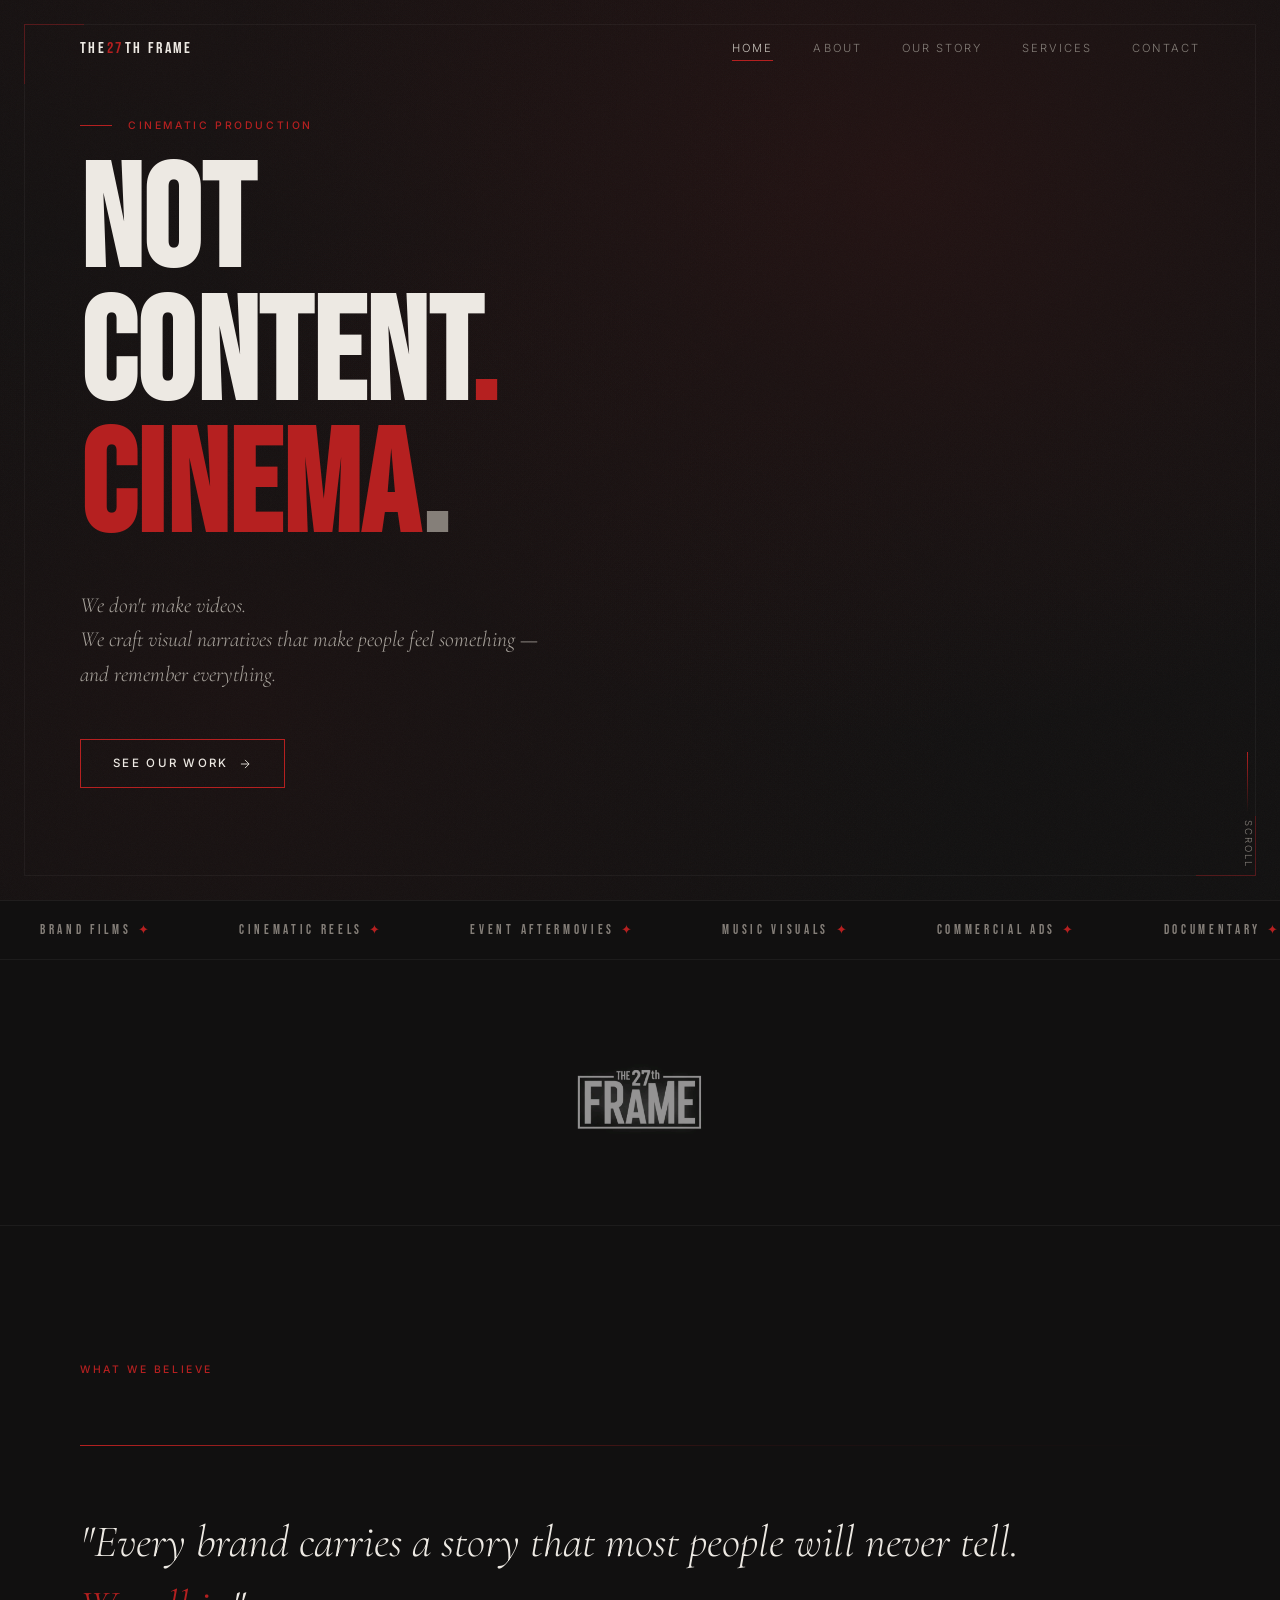
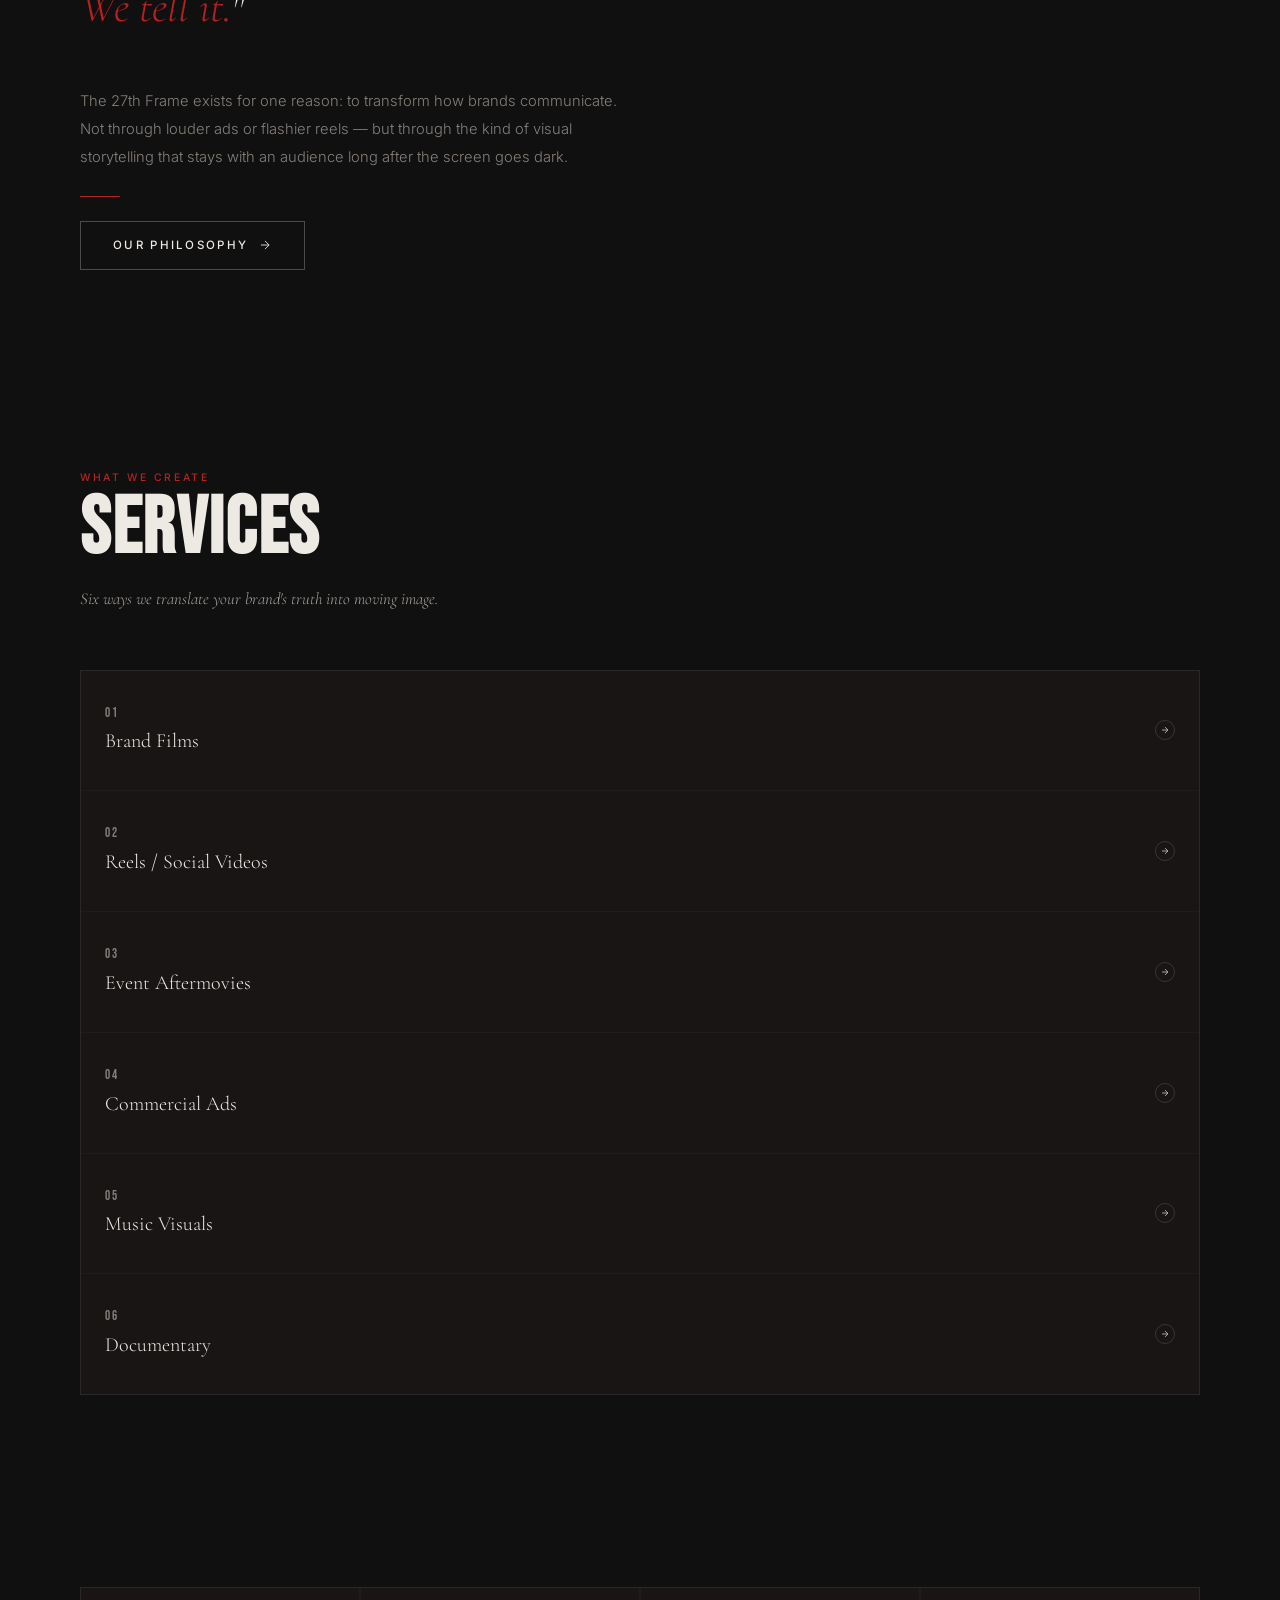
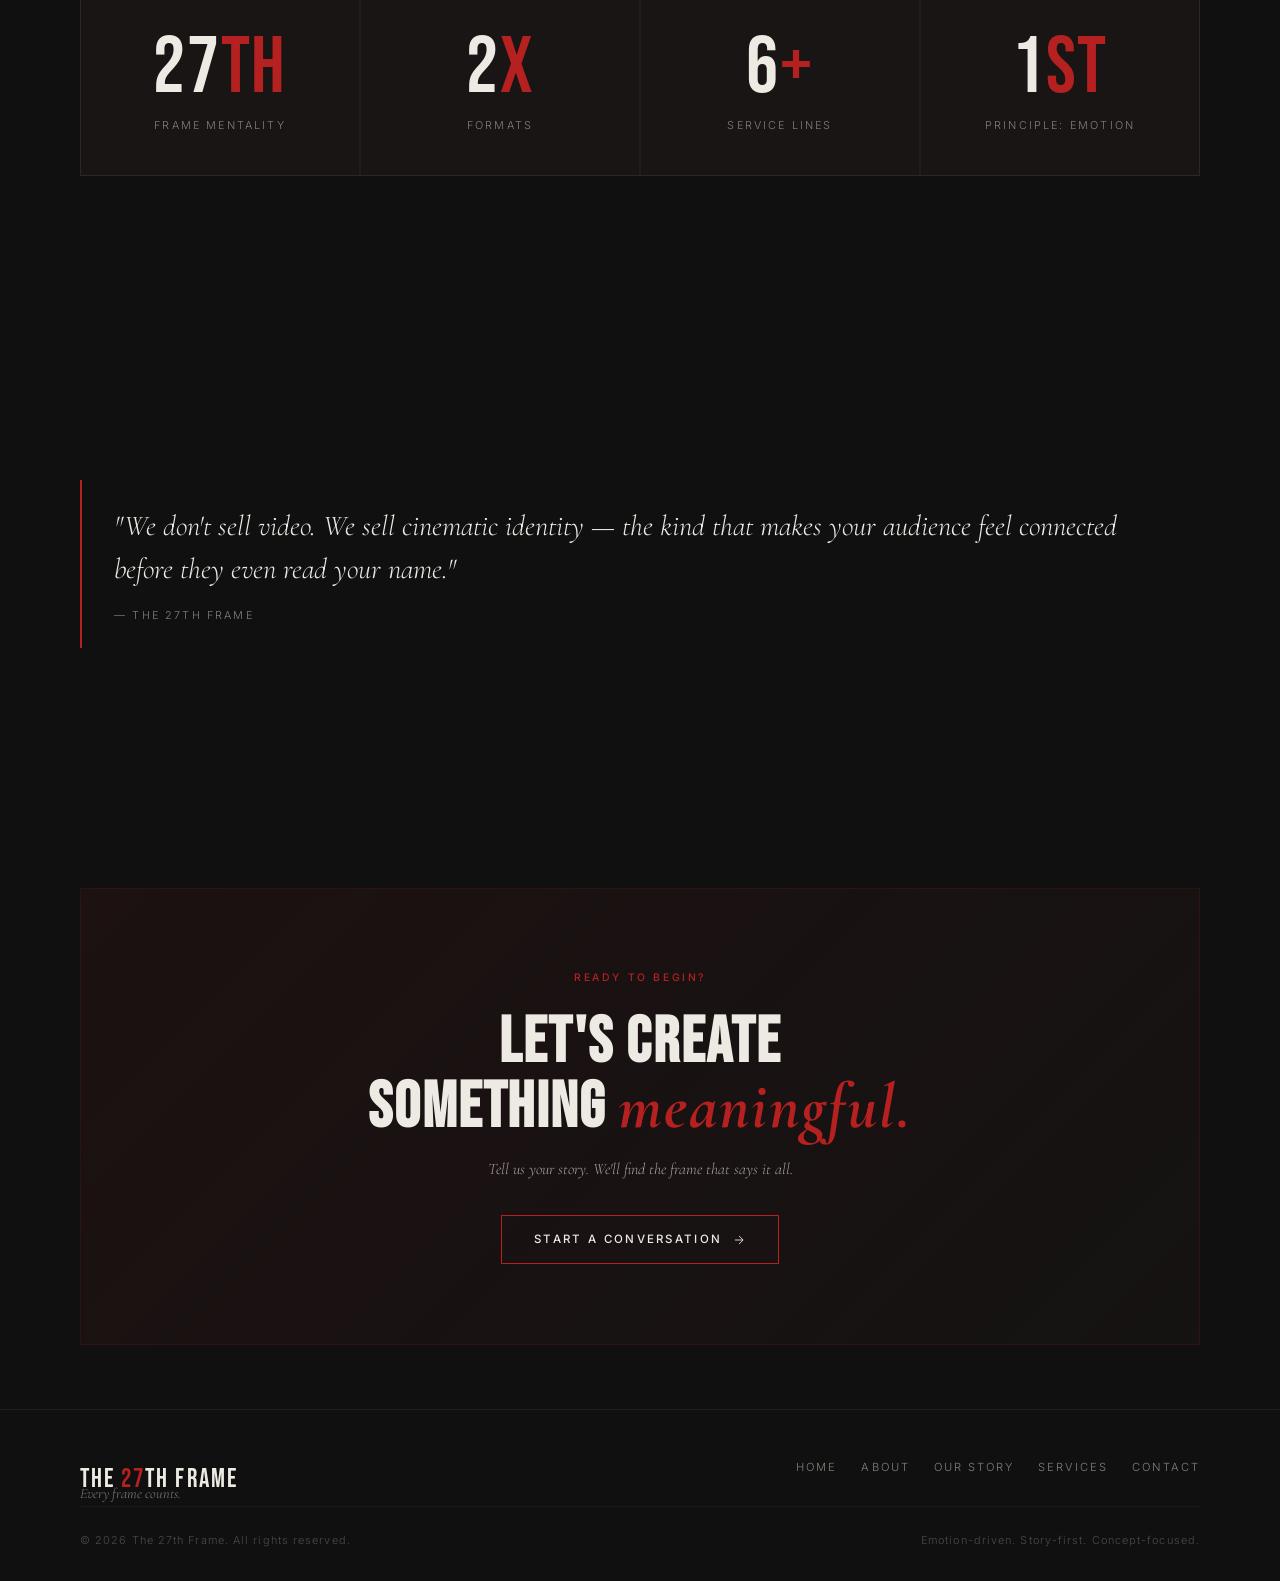
<file: index.html>
<!DOCTYPE html>
<html lang="en">
<head>
  <meta charset="UTF-8" />
  <meta name="viewport" content="width=device-width, initial-scale=1.0" />
  <meta name="description" content="The 27th Frame — Cinematic visual narratives. Emotion-driven storytelling for brands, artists, and events." />
  <title>The 27th Frame — Every Frame Counts</title>
  <link rel="icon" href="logo.jpg" type="image/jpeg">
  <link rel="stylesheet" href="styles.css" />
  <link rel="preconnect" href="https://fonts.googleapis.com" />
  <link rel="preconnect" href="https://fonts.gstatic.com" crossorigin />
</head>
<body>

  <!-- Page Transition Overlay -->
  <div class="page-transition"></div>

  <!-- Navigation -->
  <nav class="nav">
    <div class="nav__inner">
      <a href="index.html" class="nav__logo" data-no-transition>THE <span>27</span>TH FRAME</a>
      <div class="nav__links">
        <a href="index.html" class="active">Home</a>
        <a href="about.html">About</a>
        <a href="story.html">Our Story</a>
        <a href="services.html">Services</a>
        <a href="contact.html">Contact</a>
      </div>
      <button class="nav__hamburger" aria-label="Open menu">
        <span></span><span></span><span></span>
      </button>
    </div>
  </nav>

  <!-- Mobile Menu -->
  <div class="nav__menu">
    <a href="index.html" class="active">Home</a>
    <a href="about.html">About</a>
    <a href="story.html">Our Story</a>
    <a href="services.html">Services</a>
    <a href="contact.html">Contact</a>
  </div>

  <!-- ── Hero ──────────────────────────────────────────────── -->
  <section class="hero">
    <!-- Subtle cinematic background layers -->
    <div class="hero__bg"></div>
    <div class="hero__film-grain"></div>

    <!-- Decorative frame lines -->
    <div style="
      position: absolute;
      inset: 1.5rem;
      border: 1px solid rgba(211,211,211,0.05);
      z-index: 2;
      pointer-events: none;
    "></div>
    <div style="
      position: absolute;
      top: 1.5rem; left: 1.5rem;
      width: 60px; height: 60px;
      border-top: 1px solid rgba(164,22,26,0.4);
      border-left: 1px solid rgba(164,22,26,0.4);
      z-index: 2;
      pointer-events: none;
    "></div>
    <div style="
      position: absolute;
      bottom: 1.5rem; right: 1.5rem;
      width: 60px; height: 60px;
      border-bottom: 1px solid rgba(164,22,26,0.4);
      border-right: 1px solid rgba(164,22,26,0.4);
      z-index: 2;
      pointer-events: none;
    "></div>

    <div class="container hero__content">
      <div class="hero__eyebrow reveal delay-1">
        <span class="label">Cinematic Production</span>
      </div>
      <h1 class="hero__headline reveal delay-2">
        NOT<br>
        CONTENT<span class="red">.</span><br>
        <em>CINEMA</em><span style="color: var(--gray-mid);">.</span>
      </h1>
      <p class="hero__sub reveal delay-3">
        We don't make videos.<br>
        We craft visual narratives that make people feel something — and <em>remember</em> everything.
      </p>
      <div class="reveal delay-4">
        <a href="services.html" class="btn">
          <span>See Our Work</span>
          <svg viewBox="0 0 24 24"><line x1="5" y1="12" x2="19" y2="12"/><polyline points="12 5 19 12 12 19"/></svg>
        </a>
      </div>
    </div>

    <!-- Scroll hint -->
    <div class="hero__scroll">
      <div class="hero__scroll-line"></div>
      <span>Scroll</span>
    </div>
  </section>

  <!-- ── Ticker ────────────────────────────────────────────── -->
  <div class="frame-ticker">
    <div class="frame-ticker__track">
      <span class="frame-ticker__item">Brand Films<span>✦</span></span>
      <span class="frame-ticker__item">Cinematic Reels<span>✦</span></span>
      <span class="frame-ticker__item">Event Aftermovies<span>✦</span></span>
      <span class="frame-ticker__item">Music Visuals<span>✦</span></span>
      <span class="frame-ticker__item">Commercial Ads<span>✦</span></span>
      <span class="frame-ticker__item">Documentary<span>✦</span></span>
      <span class="frame-ticker__item">Every Frame Counts<span>✦</span></span>
    </div>
  </div>

  <!-- ── Logo Stamp ─────────────────────────────────────────── -->
  <div class="logo-stamp">
    <img src="logo.jpg" alt="The 27th Frame">
  </div>

  <!-- ── Brand Statement ───────────────────────────────────── -->
  <section class="section">
    <div class="container">
      <div class="reveal">
        <span class="label">What We Believe</span>
      </div>
      <div class="cin-line reveal delay-1"></div>

      <div style="display: grid; grid-template-columns: 1fr; gap: 3rem;" class="reveal delay-2">
        <div>
          <h2 style="font-family: var(--font-serif); font-size: clamp(1.6rem, 5vw, 2.8rem); color: var(--white); font-weight: 300; line-height: 1.45; font-style: italic;">
            "Every brand carries a story that most people will never tell.<br>
            <span style="color: var(--red);">We tell it.</span>"
          </h2>
        </div>
        <div>
          <p style="font-size: 0.92rem; color: var(--gray-mid); line-height: 1.9; max-width: 560px;">
            The 27th Frame exists for one reason: to transform how brands communicate.
            Not through louder ads or flashier reels — but through the kind of visual
            storytelling that stays with an audience long after the screen goes dark.
          </p>
          <div class="divider" style="margin: 1.5rem 0;"></div>
          <a href="about.html" class="btn btn--ghost">
            <span>Our Philosophy</span>
            <svg viewBox="0 0 24 24"><line x1="5" y1="12" x2="19" y2="12"/><polyline points="12 5 19 12 12 19"/></svg>
          </a>
        </div>
      </div>
    </div>
  </section>

  <!-- ── Services Preview ──────────────────────────────────── -->
  <section class="section--sm">
    <div class="container">
      <div class="section-heading">
        <div class="reveal"><span class="label">What We Create</span></div>
        <h2 class="reveal delay-1">Services</h2>
        <p class="reveal delay-2">Six ways we translate your brand's truth into moving image.</p>
      </div>

      <div class="services-preview reveal delay-3">
        <a href="services.html" class="service-item">
          <div>
            <div class="service-item__num">01</div>
            <div class="service-item__name">Brand Films</div>
          </div>
          <div class="service-item__arrow">
            <svg viewBox="0 0 24 24"><line x1="5" y1="12" x2="19" y2="12"/><polyline points="12 5 19 12 12 19"/></svg>
          </div>
        </a>
        <a href="services.html" class="service-item">
          <div>
            <div class="service-item__num">02</div>
            <div class="service-item__name">Reels / Social Videos</div>
          </div>
          <div class="service-item__arrow">
            <svg viewBox="0 0 24 24"><line x1="5" y1="12" x2="19" y2="12"/><polyline points="12 5 19 12 12 19"/></svg>
          </div>
        </a>
        <a href="services.html" class="service-item">
          <div>
            <div class="service-item__num">03</div>
            <div class="service-item__name">Event Aftermovies</div>
          </div>
          <div class="service-item__arrow">
            <svg viewBox="0 0 24 24"><line x1="5" y1="12" x2="19" y2="12"/><polyline points="12 5 19 12 12 19"/></svg>
          </div>
        </a>
        <a href="services.html" class="service-item">
          <div>
            <div class="service-item__num">04</div>
            <div class="service-item__name">Commercial Ads</div>
          </div>
          <div class="service-item__arrow">
            <svg viewBox="0 0 24 24"><line x1="5" y1="12" x2="19" y2="12"/><polyline points="12 5 19 12 12 19"/></svg>
          </div>
        </a>
        <a href="services.html" class="service-item">
          <div>
            <div class="service-item__num">05</div>
            <div class="service-item__name">Music Visuals</div>
          </div>
          <div class="service-item__arrow">
            <svg viewBox="0 0 24 24"><line x1="5" y1="12" x2="19" y2="12"/><polyline points="12 5 19 12 12 19"/></svg>
          </div>
        </a>
        <a href="services.html" class="service-item">
          <div>
            <div class="service-item__num">06</div>
            <div class="service-item__name">Documentary</div>
          </div>
          <div class="service-item__arrow">
            <svg viewBox="0 0 24 24"><line x1="5" y1="12" x2="19" y2="12"/><polyline points="12 5 19 12 12 19"/></svg>
          </div>
        </a>
      </div>
    </div>
  </section>

  <!-- ── Stats ─────────────────────────────────────────────── -->
  <section class="section">
    <div class="container">
      <div class="stat-strip reveal">
        <div class="stat-item">
          <div class="stat-item__num">27<span>th</span></div>
          <div class="stat-item__label">Frame Mentality</div>
        </div>
        <div class="stat-item">
          <div class="stat-item__num">2<span>x</span></div>
          <div class="stat-item__label">Formats</div>
        </div>
        <div class="stat-item">
          <div class="stat-item__num">6<span>+</span></div>
          <div class="stat-item__label">Service Lines</div>
        </div>
        <div class="stat-item">
          <div class="stat-item__num">1<span>st</span></div>
          <div class="stat-item__label">Principle: Emotion</div>
        </div>
      </div>
    </div>
  </section>

  <!-- ── Quote ─────────────────────────────────────────────── -->
  <section class="section">
    <div class="container">
      <div class="quote-block reveal">
        <blockquote>
          "We don't sell video. We sell cinematic identity — the kind 
          that makes your audience feel connected before they even read your name."
        </blockquote>
        <cite>— The 27th Frame</cite>
      </div>
    </div>
  </section>

  <!-- ── CTA Banner ────────────────────────────────────────── -->
  <section class="section--sm">
    <div class="container">
      <div class="cta-banner reveal">
        <span class="label" style="display:block; margin-bottom: 1.5rem;">Ready to Begin?</span>
        <h2>Let's create<br>something <em style="font-family: var(--font-serif); font-style: italic; color: var(--red);">meaningful.</em></h2>
        <p>Tell us your story. We'll find the frame that says it all.</p>
        <a href="contact.html" class="btn">
          <span>Start a Conversation</span>
          <svg viewBox="0 0 24 24"><line x1="5" y1="12" x2="19" y2="12"/><polyline points="12 5 19 12 12 19"/></svg>
        </a>
      </div>
    </div>
  </section>

  <!-- ── Footer ────────────────────────────────────────────── -->
  <footer class="footer section--sm">
    <div class="container">
      <div class="footer__inner">
        <div>
          <div class="footer__logo">THE <span>27</span>TH FRAME</div>
          <div class="footer__tagline">Every frame counts.</div>
        </div>
        <nav class="footer__nav">
          <a href="index.html">Home</a>
          <a href="about.html">About</a>
          <a href="story.html">Our Story</a>
          <a href="services.html">Services</a>
          <a href="contact.html">Contact</a>
        </nav>
      </div>
      <div class="footer__bottom">
        <p class="footer__copy">© 2026 The 27th Frame. All rights reserved.</p>
        <p class="footer__copy">Emotion-driven. Story-first. Concept-focused.</p>
      </div>
    </div>
  </footer>

  <script src="script.js"></script>
</body>
</html>
</file>
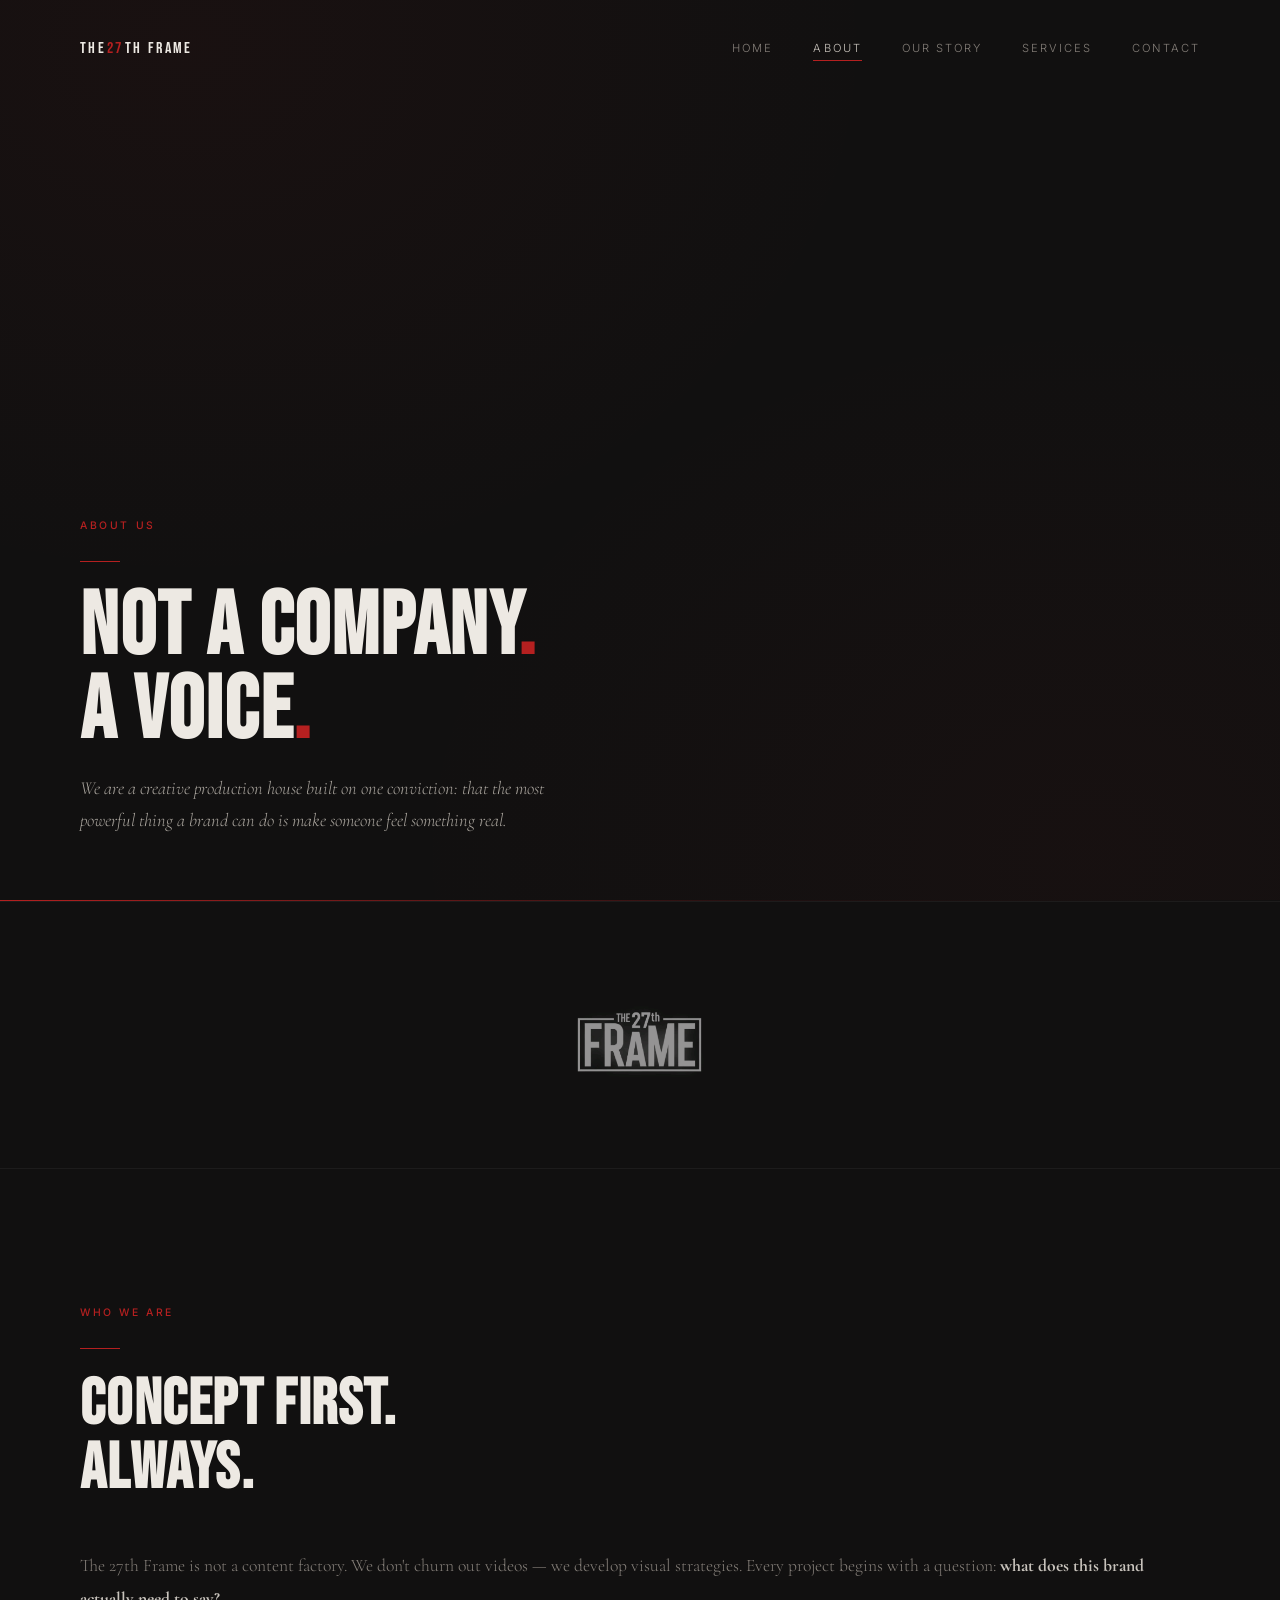
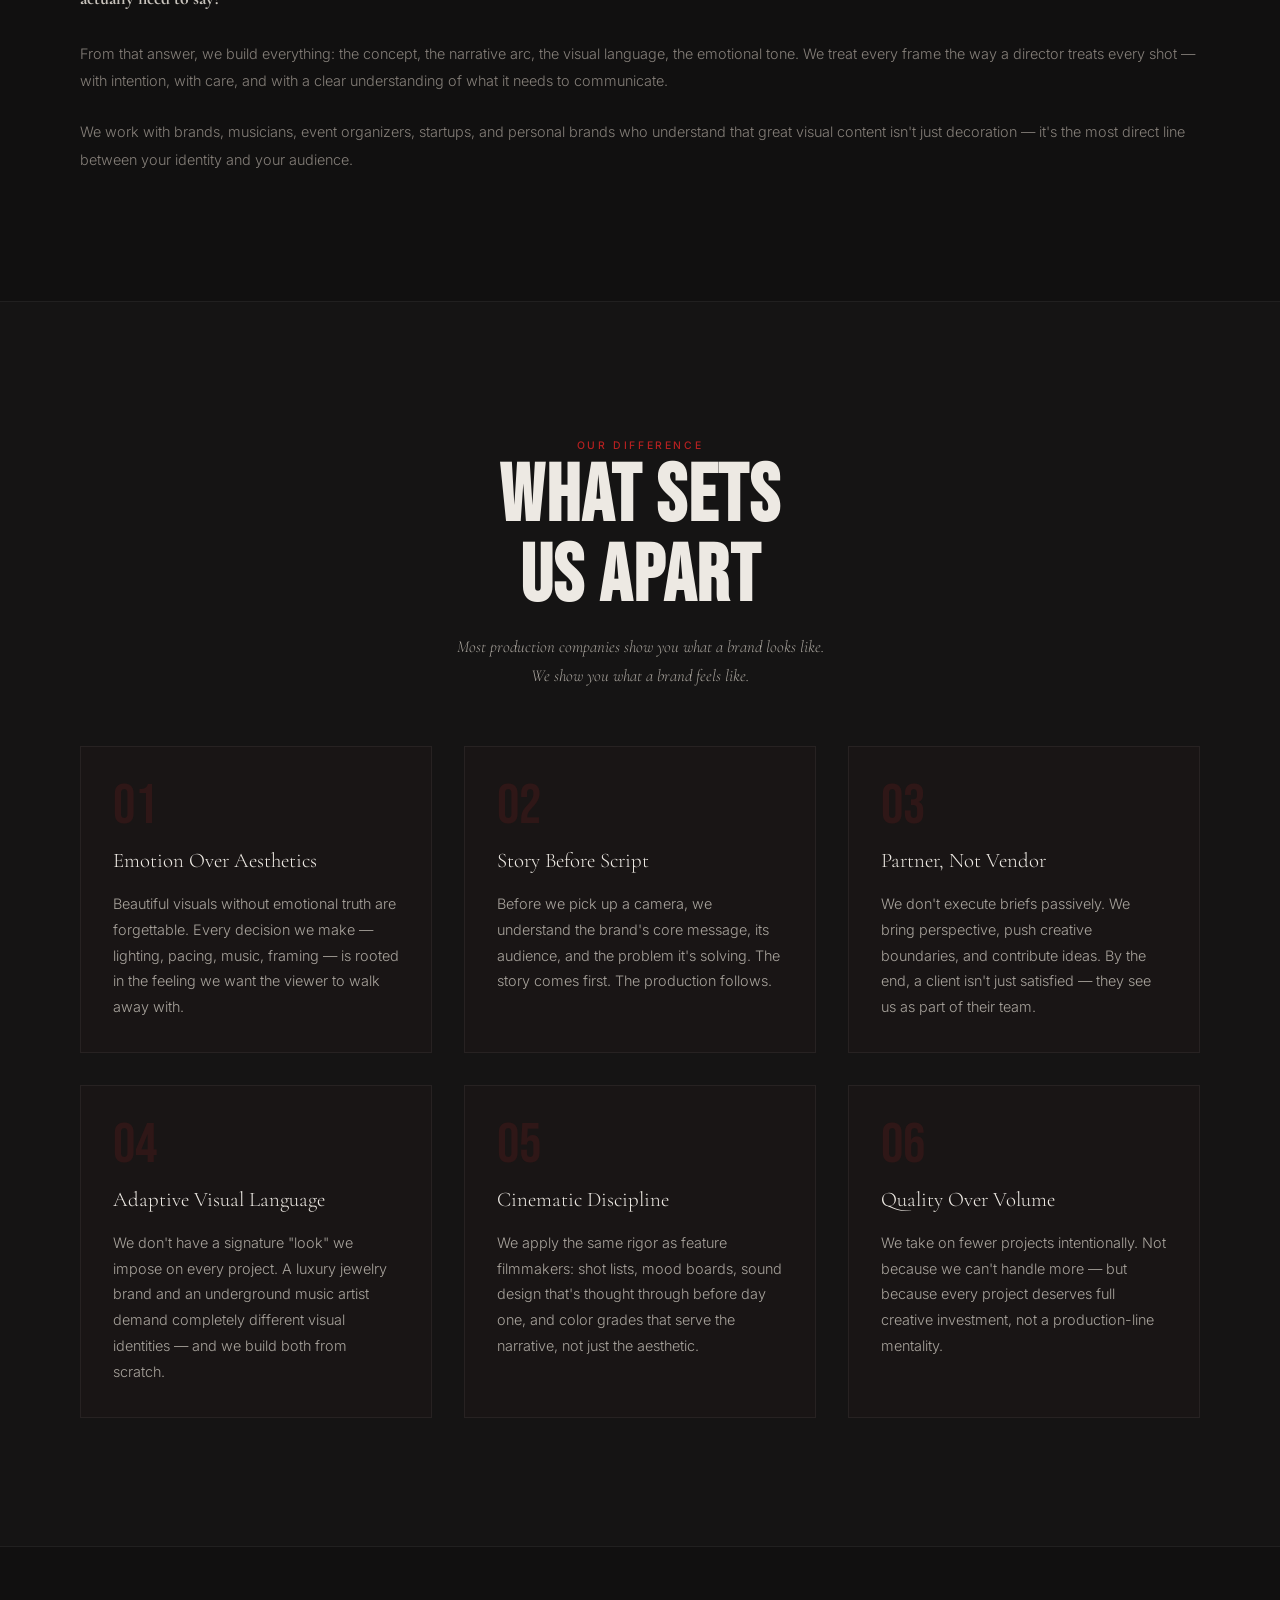
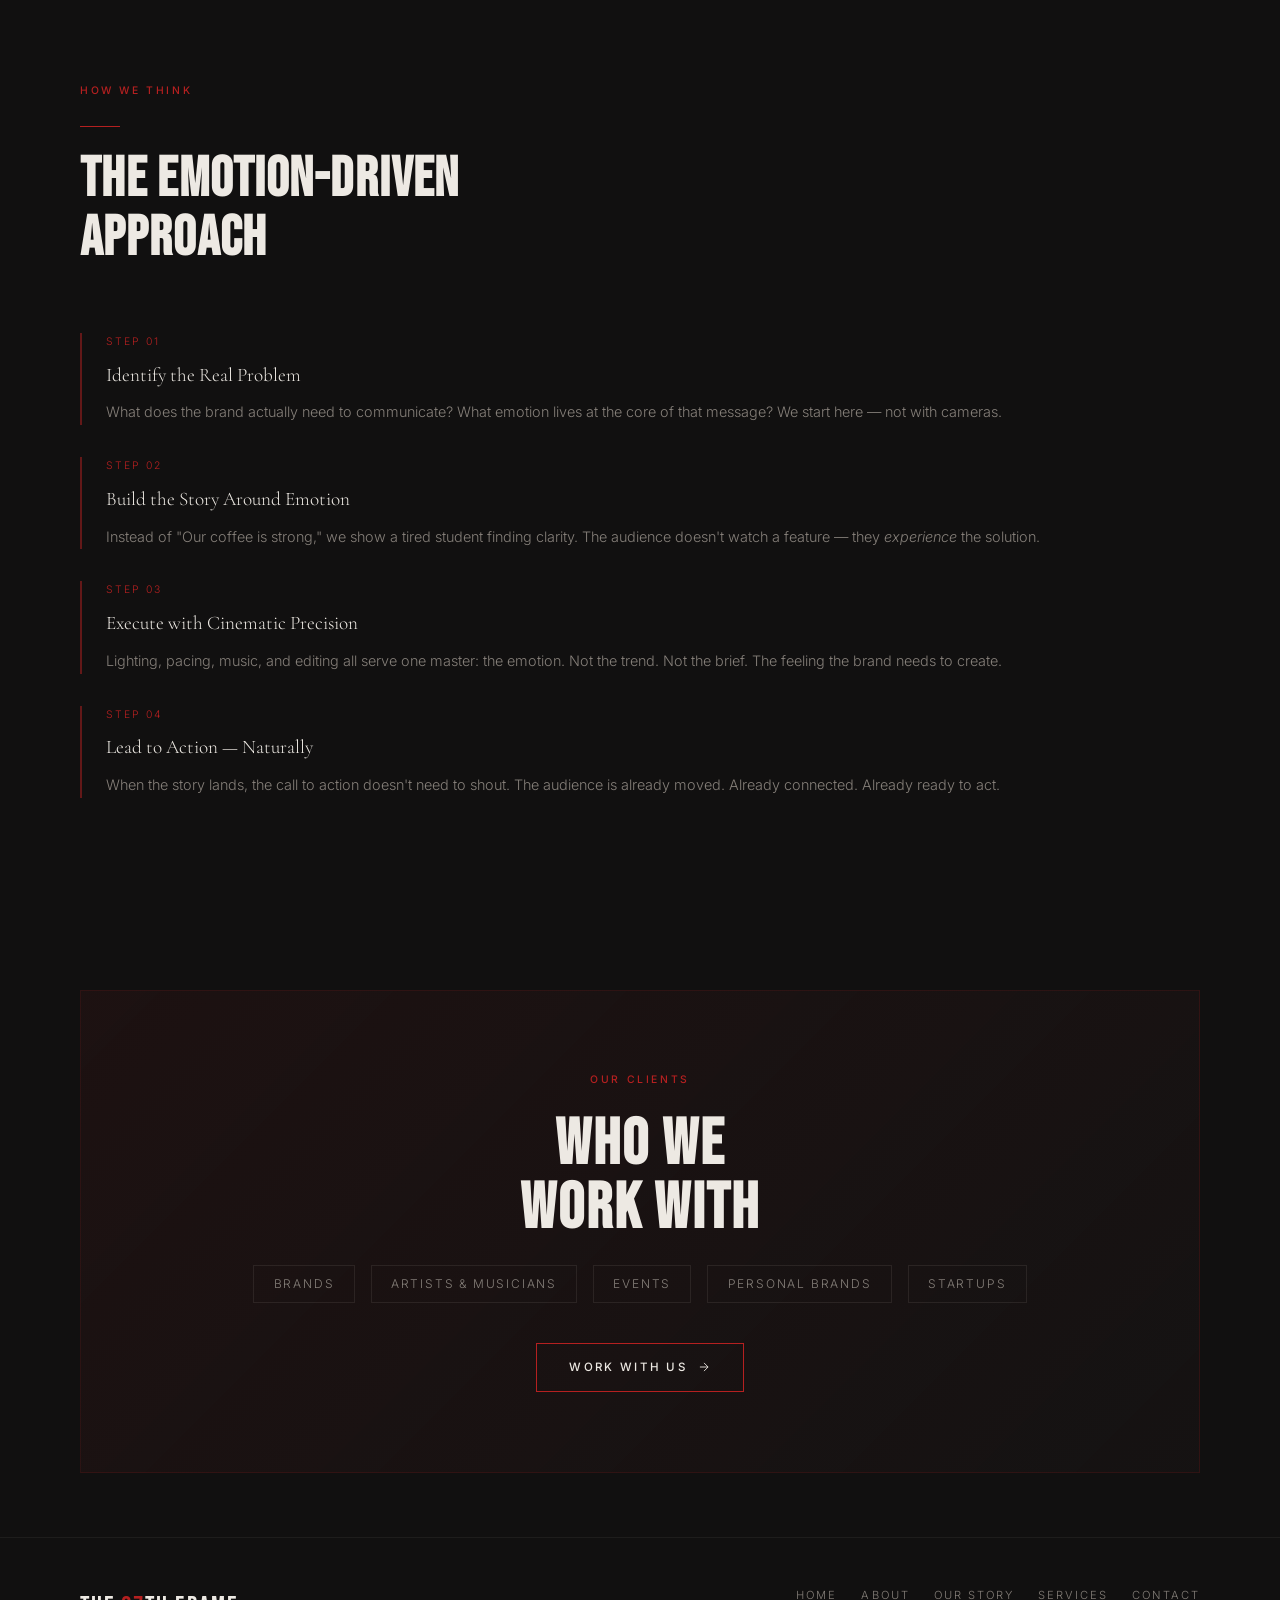
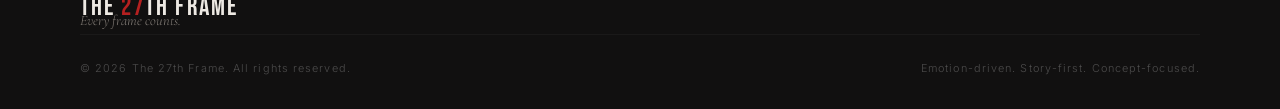
<file: about.html>
<!DOCTYPE html>
<html lang="en">
<head>
  <meta charset="UTF-8" />
  <meta name="viewport" content="width=device-width, initial-scale=1.0" />
  <meta name="description" content="About The 27th Frame — Who we are, what drives us, and why we approach filmmaking differently." />
  <title>About — The 27th Frame</title>
  <link rel="icon" href="logo.jpg" type="image/jpeg">
  <link rel="stylesheet" href="styles.css" />
  <link rel="preconnect" href="https://fonts.googleapis.com" />
  <link rel="preconnect" href="https://fonts.gstatic.com" crossorigin />
</head>
<body>

  <div class="page-transition"></div>

  <!-- Navigation -->
  <nav class="nav">
    <div class="nav__inner">
      <a href="index.html" class="nav__logo" data-no-transition>THE <span>27</span>TH FRAME</a>
      <div class="nav__links">
        <a href="index.html">Home</a>
        <a href="about.html" class="active">About</a>
        <a href="story.html">Our Story</a>
        <a href="services.html">Services</a>
        <a href="contact.html">Contact</a>
      </div>
      <button class="nav__hamburger" aria-label="Open menu">
        <span></span><span></span><span></span>
      </button>
    </div>
  </nav>
  <div class="nav__menu">
    <a href="index.html">Home</a>
    <a href="about.html" class="active">About</a>
    <a href="story.html">Our Story</a>
    <a href="services.html">Services</a>
    <a href="contact.html">Contact</a>
  </div>

  <!-- ── Page Hero ─────────────────────────────────────────── -->
  <section class="page-hero">
    <div class="container">
      <div class="reveal"><span class="label">About Us</span></div>
      <div class="divider reveal delay-1"></div>
      <h1 class="page-hero__headline reveal delay-2">
        NOT A COMPANY<span class="red">.</span>
        <br>A VOICE<span class="red">.</span>
      </h1>
      <p class="page-hero__sub reveal delay-3">
        We are a creative production house built on one conviction: 
        that the most powerful thing a brand can do is make someone feel something real.
      </p>
    </div>
  </section>

  <div class="cin-line" style="margin: 0;"></div>

  <!-- ── Logo Stamp ─────────────────────────────────────────── -->
  <div class="logo-stamp">
    <img src="logo.jpg" alt="The 27th Frame">
  </div>

  <!-- ── Who We Are ────────────────────────────────────────── -->
  <section class="section">
    <div class="container">
      <div style="display: grid; grid-template-columns: 1fr; gap: 3rem; align-items: start;">
        <div>
          <span class="label reveal">Who We Are</span>
          <div class="divider reveal delay-1"></div>
          <h2 class="reveal delay-2" style="font-family: var(--font-display); font-size: clamp(2rem, 7vw, 4rem); color: var(--white); letter-spacing: 0.02em; line-height: 1;">
            CONCEPT FIRST.<br>ALWAYS.
          </h2>
        </div>
        <div class="reveal delay-3">
          <p style="font-family: var(--font-serif); font-size: 1.1rem; color: var(--gray-mid); line-height: 1.9; margin-bottom: 1.5rem;">
            The 27th Frame is not a content factory. We don't churn out videos — 
            we develop visual strategies. Every project begins with a question: 
            <strong style="color: var(--gray);">what does this brand actually need to say?</strong>
          </p>
          <p style="font-size: 0.9rem; color: var(--gray-mid); line-height: 1.9; margin-bottom: 1.5rem;">
            From that answer, we build everything: the concept, the narrative arc, 
            the visual language, the emotional tone. We treat every frame the way 
            a director treats every shot — with intention, with care, and with a 
            clear understanding of what it needs to communicate.
          </p>
          <p style="font-size: 0.9rem; color: var(--gray-mid); line-height: 1.9;">
            We work with brands, musicians, event organizers, startups, and personal 
            brands who understand that great visual content isn't just decoration — 
            it's the most direct line between your identity and your audience.
          </p>
        </div>
      </div>
    </div>
  </section>

  <!-- ── What Makes Us Different ────────────────────────────── -->
  <section class="section" style="background: rgba(211,211,211,0.02); border-top: 1px solid rgba(211,211,211,0.06); border-bottom: 1px solid rgba(211,211,211,0.06);">
    <div class="container">
      <div class="section-heading" style="text-align: center;">
        <span class="label reveal">Our Difference</span>
        <h2 class="reveal delay-1">What Sets<br>Us Apart</h2>
        <p class="reveal delay-2" style="margin: 1rem auto 0;">
          Most production companies show you what a brand looks like.<br>
          We show you what a brand <em>feels like.</em>
        </p>
      </div>

      <div class="philosophy-grid">

        <div class="philosophy-card reveal delay-1">
          <div class="philosophy-card__num">01</div>
          <h3>Emotion Over Aesthetics</h3>
          <p>
            Beautiful visuals without emotional truth are forgettable. Every decision 
            we make — lighting, pacing, music, framing — is rooted in the feeling 
            we want the viewer to walk away with.
          </p>
        </div>

        <div class="philosophy-card reveal delay-2">
          <div class="philosophy-card__num">02</div>
          <h3>Story Before Script</h3>
          <p>
            Before we pick up a camera, we understand the brand's core message, 
            its audience, and the problem it's solving. The story comes first. 
            The production follows.
          </p>
        </div>

        <div class="philosophy-card reveal delay-3">
          <div class="philosophy-card__num">03</div>
          <h3>Partner, Not Vendor</h3>
          <p>
            We don't execute briefs passively. We bring perspective, push creative 
            boundaries, and contribute ideas. By the end, a client isn't just 
            satisfied — they see us as part of their team.
          </p>
        </div>

        <div class="philosophy-card reveal delay-1">
          <div class="philosophy-card__num">04</div>
          <h3>Adaptive Visual Language</h3>
          <p>
            We don't have a signature "look" we impose on every project. A luxury 
            jewelry brand and an underground music artist demand completely different 
            visual identities — and we build both from scratch.
          </p>
        </div>

        <div class="philosophy-card reveal delay-2">
          <div class="philosophy-card__num">05</div>
          <h3>Cinematic Discipline</h3>
          <p>
            We apply the same rigor as feature filmmakers: shot lists, mood boards, 
            sound design that's thought through before day one, and color grades that 
            serve the narrative, not just the aesthetic.
          </p>
        </div>

        <div class="philosophy-card reveal delay-3">
          <div class="philosophy-card__num">06</div>
          <h3>Quality Over Volume</h3>
          <p>
            We take on fewer projects intentionally. Not because we can't handle more — 
            but because every project deserves full creative investment, not a 
            production-line mentality.
          </p>
        </div>

      </div>
    </div>
  </section>

  <!-- ── Emotion Driven Approach ────────────────────────────── -->
  <section class="section">
    <div class="container">
      <div style="display: grid; grid-template-columns: 1fr; gap: 4rem;">

        <div>
          <span class="label reveal">How We Think</span>
          <div class="divider reveal delay-1"></div>
          <h2 class="reveal delay-2" style="font-family: var(--font-display); font-size: clamp(2rem, 7vw, 3.5rem); color: var(--white); line-height: 1.05; letter-spacing: 0.02em;">
            THE EMOTION-DRIVEN<br>APPROACH
          </h2>
        </div>

        <div>
          <div style="display: grid; grid-template-columns: 1fr; gap: 2rem;">

            <div class="reveal delay-1" style="display: flex; gap: 1.5rem; align-items: flex-start;">
              <div style="min-width: 2px; width: 2px; background: var(--red); align-self: stretch; opacity: 0.5;"></div>
              <div>
                <p style="font-size: 0.65rem; letter-spacing: 0.2em; text-transform: uppercase; color: var(--red); margin-bottom: 0.5rem;">Step 01</p>
                <h3 style="font-family: var(--font-serif); font-size: 1.2rem; color: var(--white); font-weight: 300; margin-bottom: 0.5rem;">Identify the Real Problem</h3>
                <p style="font-size: 0.9rem; color: var(--gray-mid); line-height: 1.8;">
                  What does the brand actually need to communicate? What emotion lives at the 
                  core of that message? We start here — not with cameras.
                </p>
              </div>
            </div>

            <div class="reveal delay-2" style="display: flex; gap: 1.5rem; align-items: flex-start;">
              <div style="min-width: 2px; width: 2px; background: var(--red); align-self: stretch; opacity: 0.5;"></div>
              <div>
                <p style="font-size: 0.65rem; letter-spacing: 0.2em; text-transform: uppercase; color: var(--red); margin-bottom: 0.5rem;">Step 02</p>
                <h3 style="font-family: var(--font-serif); font-size: 1.2rem; color: var(--white); font-weight: 300; margin-bottom: 0.5rem;">Build the Story Around Emotion</h3>
                <p style="font-size: 0.9rem; color: var(--gray-mid); line-height: 1.8;">
                  Instead of "Our coffee is strong," we show a tired student finding clarity. 
                  The audience doesn't watch a feature — they <em>experience</em> the solution.
                </p>
              </div>
            </div>

            <div class="reveal delay-3" style="display: flex; gap: 1.5rem; align-items: flex-start;">
              <div style="min-width: 2px; width: 2px; background: var(--red); align-self: stretch; opacity: 0.5;"></div>
              <div>
                <p style="font-size: 0.65rem; letter-spacing: 0.2em; text-transform: uppercase; color: var(--red); margin-bottom: 0.5rem;">Step 03</p>
                <h3 style="font-family: var(--font-serif); font-size: 1.2rem; color: var(--white); font-weight: 300; margin-bottom: 0.5rem;">Execute with Cinematic Precision</h3>
                <p style="font-size: 0.9rem; color: var(--gray-mid); line-height: 1.8;">
                  Lighting, pacing, music, and editing all serve one master: the emotion. 
                  Not the trend. Not the brief. The feeling the brand needs to create.
                </p>
              </div>
            </div>

            <div class="reveal delay-4" style="display: flex; gap: 1.5rem; align-items: flex-start;">
              <div style="min-width: 2px; width: 2px; background: var(--red); align-self: stretch; opacity: 0.5;"></div>
              <div>
                <p style="font-size: 0.65rem; letter-spacing: 0.2em; text-transform: uppercase; color: var(--red); margin-bottom: 0.5rem;">Step 04</p>
                <h3 style="font-family: var(--font-serif); font-size: 1.2rem; color: var(--white); font-weight: 300; margin-bottom: 0.5rem;">Lead to Action — Naturally</h3>
                <p style="font-size: 0.9rem; color: var(--gray-mid); line-height: 1.8;">
                  When the story lands, the call to action doesn't need to shout. The 
                  audience is already moved. Already connected. Already ready to act.
                </p>
              </div>
            </div>

          </div>
        </div>

      </div>
    </div>
  </section>

  <!-- ── Who We Work With ──────────────────────────────────── -->
  <section class="section--sm">
    <div class="container">
      <div class="cta-banner reveal">
        <span class="label" style="display: block; margin-bottom: 1.5rem;">Our Clients</span>
        <h2 style="margin-bottom: 1.5rem;">Who We<br>Work With</h2>
        <div style="display: flex; flex-wrap: wrap; gap: 1rem; justify-content: center; margin-bottom: 2.5rem;">
          <span class="tag" style="font-size: 0.75rem; padding: 0.5rem 1.2rem;">Brands</span>
          <span class="tag" style="font-size: 0.75rem; padding: 0.5rem 1.2rem;">Artists & Musicians</span>
          <span class="tag" style="font-size: 0.75rem; padding: 0.5rem 1.2rem;">Events</span>
          <span class="tag" style="font-size: 0.75rem; padding: 0.5rem 1.2rem;">Personal Brands</span>
          <span class="tag" style="font-size: 0.75rem; padding: 0.5rem 1.2rem;">Startups</span>
        </div>
        <a href="contact.html" class="btn">
          <span>Work With Us</span>
          <svg viewBox="0 0 24 24"><line x1="5" y1="12" x2="19" y2="12"/><polyline points="12 5 19 12 12 19"/></svg>
        </a>
      </div>
    </div>
  </section>

  <!-- ── Footer ────────────────────────────────────────────── -->
  <footer class="footer section--sm">
    <div class="container">
      <div class="footer__inner">
        <div>
          <div class="footer__logo">THE <span>27</span>TH FRAME</div>
          <div class="footer__tagline">Every frame counts.</div>
        </div>
        <nav class="footer__nav">
          <a href="index.html">Home</a>
          <a href="about.html">About</a>
          <a href="story.html">Our Story</a>
          <a href="services.html">Services</a>
          <a href="contact.html">Contact</a>
        </nav>
      </div>
      <div class="footer__bottom">
        <p class="footer__copy">© 2026 The 27th Frame. All rights reserved.</p>
        <p class="footer__copy">Emotion-driven. Story-first. Concept-focused.</p>
      </div>
    </div>
  </footer>

  <script src="script.js"></script>
</body>
</html>
</file>
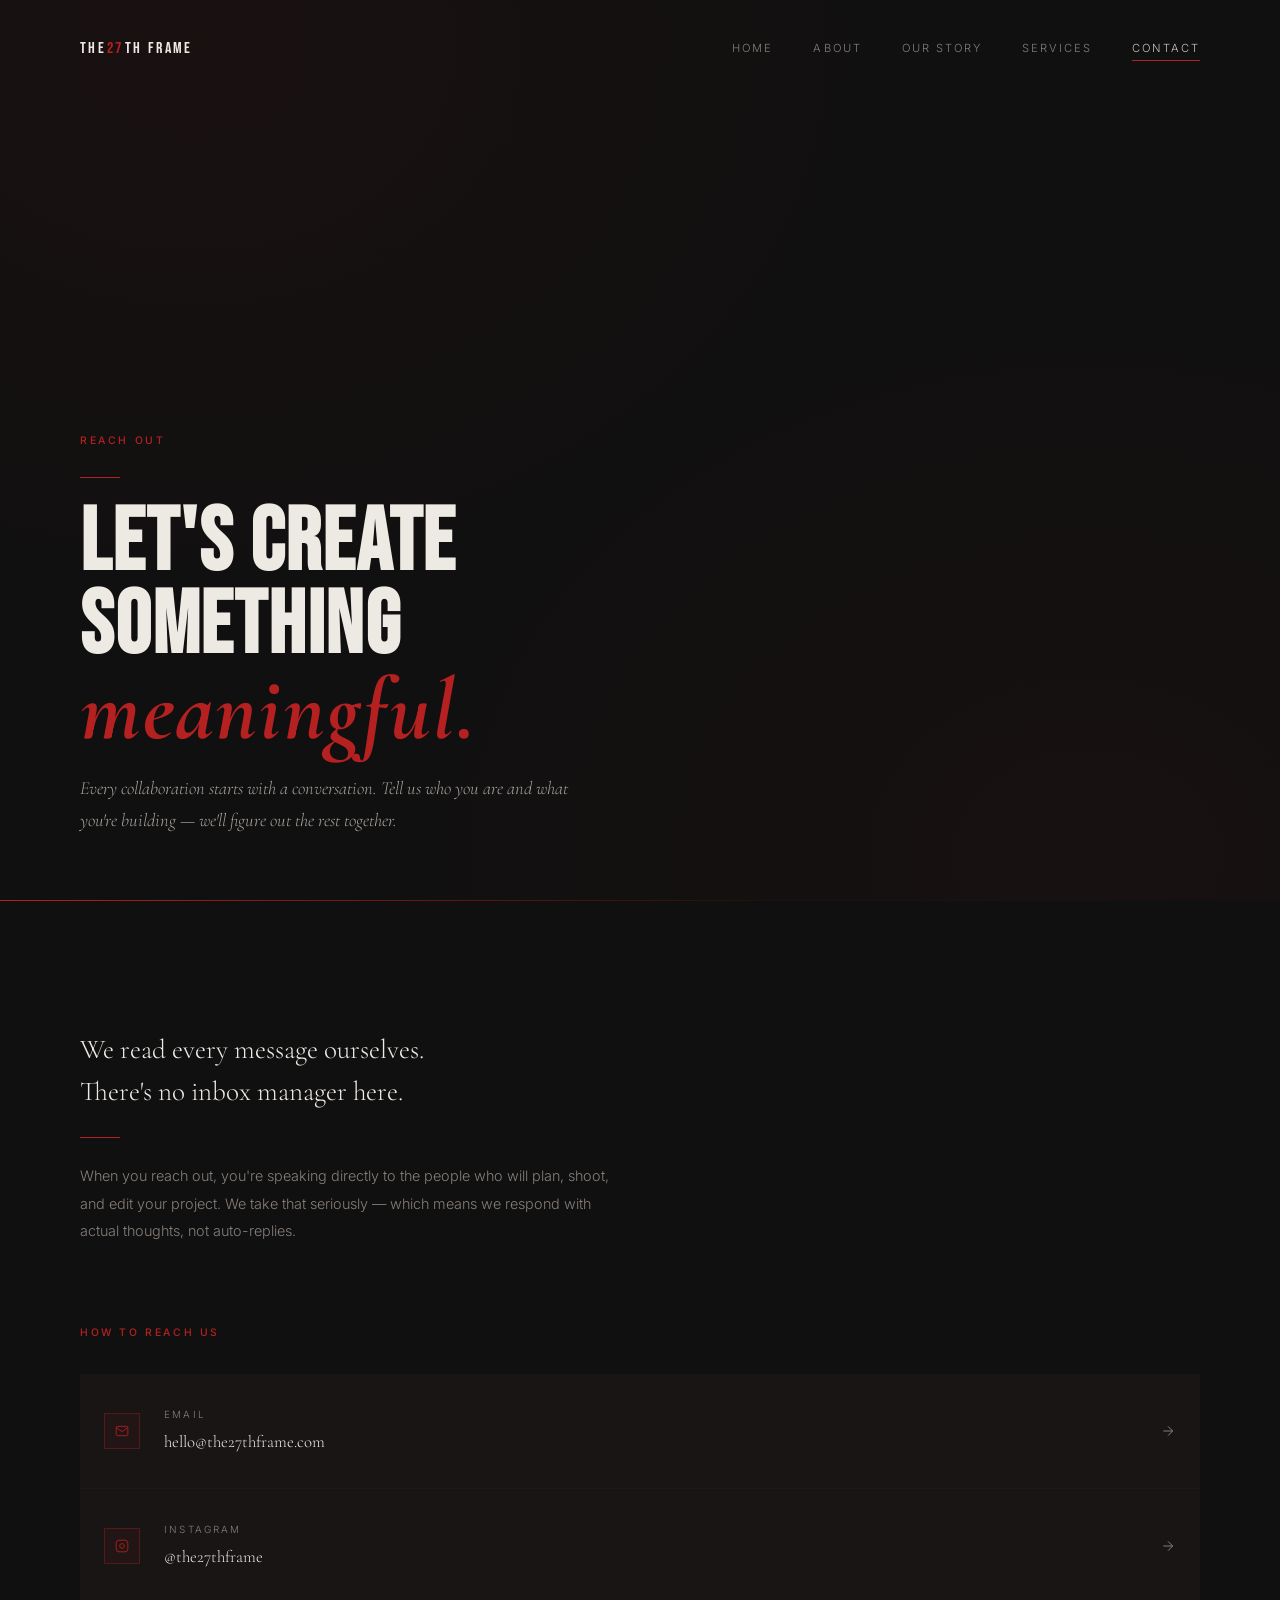
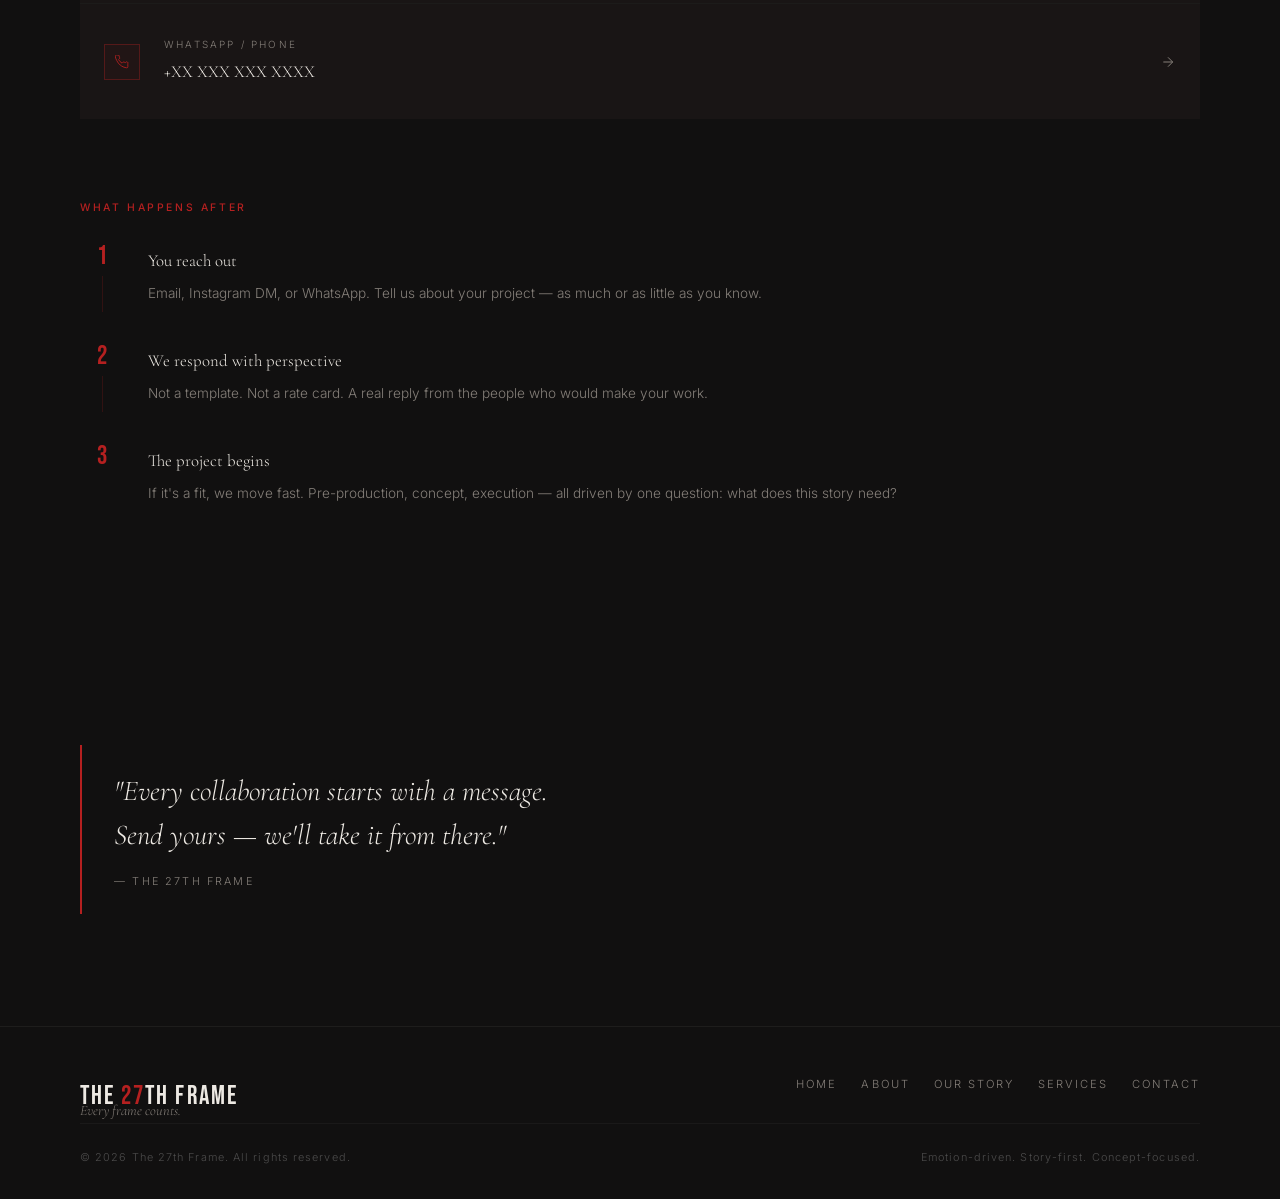
<file: contact.html>
<!DOCTYPE html>
<html lang="en">
<head>
  <meta charset="UTF-8" />
  <meta name="viewport" content="width=device-width, initial-scale=1.0" />
  <meta name="description" content="Contact The 27th Frame — Let's create something meaningful together." />
  <title>Contact — The 27th Frame</title>
  <link rel="icon" href="logo.jpg" type="image/jpeg">
  <link rel="stylesheet" href="styles.css" />
  <link rel="preconnect" href="https://fonts.googleapis.com" />
  <link rel="preconnect" href="https://fonts.gstatic.com" crossorigin />
</head>
<body>

  <div class="page-transition"></div>

  <!-- Navigation -->
  <nav class="nav">
    <div class="nav__inner">
      <a href="index.html" class="nav__logo" data-no-transition>THE <span>27</span>TH FRAME</a>
      <div class="nav__links">
        <a href="index.html">Home</a>
        <a href="about.html">About</a>
        <a href="story.html">Our Story</a>
        <a href="services.html">Services</a>
        <a href="contact.html" class="active">Contact</a>
      </div>
      <button class="nav__hamburger" aria-label="Open menu">
        <span></span><span></span><span></span>
      </button>
    </div>
  </nav>
  <div class="nav__menu">
    <a href="index.html">Home</a>
    <a href="about.html">About</a>
    <a href="story.html">Our Story</a>
    <a href="services.html">Services</a>
    <a href="contact.html" class="active">Contact</a>
  </div>

  <!-- ── Page Hero ─────────────────────────────────────────── -->
  <section class="page-hero">
    <div class="container">
      <div class="reveal"><span class="label">Reach Out</span></div>
      <div class="divider reveal delay-1"></div>
      <h1 class="page-hero__headline reveal delay-2">
        LET'S CREATE<br>
        SOMETHING<br>
        <em style="font-family: var(--font-serif); font-style: italic; color: var(--red);">meaningful.</em>
      </h1>
      <p class="page-hero__sub reveal delay-3">
        Every collaboration starts with a conversation.
        Tell us who you are and what you're building —
        we'll figure out the rest together.
      </p>
    </div>
  </section>

  <div class="cin-line" style="margin: 0;"></div>

  <!-- ── Contact Panel ─────────────────────────────────────── -->
  <section class="section">
    <div class="container">

      <div style="display: grid; grid-template-columns: 1fr; gap: 5rem;">

        <!-- Statement -->
        <div>
          <div class="reveal">
            <h3 style="font-family: var(--font-serif); font-size: clamp(1.2rem, 3.5vw, 1.7rem); color: var(--white); font-weight: 300; line-height: 1.55; margin-bottom: 1.5rem;">
              We read every message ourselves.<br>
              There's no inbox manager here.
            </h3>
          </div>
          <div class="divider reveal delay-1"></div>
          <p class="reveal delay-2" style="font-size: 0.9rem; color: var(--gray-mid); line-height: 1.9; max-width: 540px;">
            When you reach out, you're speaking directly to the people who will
            plan, shoot, and edit your project. We take that seriously —
            which means we respond with actual thoughts, not auto-replies.
          </p>
        </div>

        <!-- Contact Channels -->
        <div>
          <span class="label reveal" style="display: block; margin-bottom: 2rem;">How to Reach Us</span>

          <div style="display: grid; grid-template-columns: 1fr; gap: 1px; background: rgba(200,195,188,0.06);">

            <a href="mailto:hello@the27thframe.com"
               class="contact-channel reveal delay-1"
               style="display: flex; align-items: center; gap: 1.5rem; padding: 2rem 1.5rem; background: var(--surface); text-decoration: none;">
              <div class="contact-detail__icon">
                <svg viewBox="0 0 24 24"><path d="M4 4h16c1.1 0 2 .9 2 2v12c0 1.1-.9 2-2 2H4c-1.1 0-2-.9-2-2V6c0-1.1.9-2 2-2z"/><polyline points="22,6 12,13 2,6"/></svg>
              </div>
              <div style="flex: 1;">
                <span style="display: block; font-size: 0.62rem; letter-spacing: 0.22em; text-transform: uppercase; color: var(--gray-mid); margin-bottom: 0.3rem;">Email</span>
                <p style="font-family: var(--font-serif); font-size: 1.05rem; color: var(--white); font-weight: 300;">hello@the27thframe.com</p>
              </div>
              <svg class="channel-arrow" viewBox="0 0 24 24"><line x1="5" y1="12" x2="19" y2="12"/><polyline points="12 5 19 12 12 19"/></svg>
            </a>

            <a href="https://instagram.com/the27thframe" target="_blank" rel="noopener noreferrer"
               class="contact-channel reveal delay-2"
               style="display: flex; align-items: center; gap: 1.5rem; padding: 2rem 1.5rem; background: var(--surface); text-decoration: none;">
              <div class="contact-detail__icon">
                <svg viewBox="0 0 24 24"><rect x="2" y="2" width="20" height="20" rx="5" ry="5"/><path d="M16 11.37A4 4 0 1112.63 8 4 4 0 0116 11.37z"/><line x1="17.5" y1="6.5" x2="17.51" y2="6.5"/></svg>
              </div>
              <div style="flex: 1;">
                <span style="display: block; font-size: 0.62rem; letter-spacing: 0.22em; text-transform: uppercase; color: var(--gray-mid); margin-bottom: 0.3rem;">Instagram</span>
                <p style="font-family: var(--font-serif); font-size: 1.05rem; color: var(--white); font-weight: 300;">@the27thframe</p>
              </div>
              <svg class="channel-arrow" viewBox="0 0 24 24"><line x1="5" y1="12" x2="19" y2="12"/><polyline points="12 5 19 12 12 19"/></svg>
            </a>

            <a href="https://wa.me/XXXXXXXXXXX" target="_blank" rel="noopener noreferrer"
               class="contact-channel reveal delay-3"
               style="display: flex; align-items: center; gap: 1.5rem; padding: 2rem 1.5rem; background: var(--surface); text-decoration: none;">
              <div class="contact-detail__icon">
                <svg viewBox="0 0 24 24"><path d="M22 16.92v3a2 2 0 01-2.18 2 19.79 19.79 0 01-8.63-3.07A19.5 19.5 0 013.07 9.63 19.79 19.79 0 01.22 1 2 2 0 012.22 0h3a2 2 0 012 1.72 12.84 12.84 0 00.7 2.81 2 2 0 01-.45 2.11L6.09 7.91a16 16 0 006 6l1.27-1.27a2 2 0 012.11-.45 12.84 12.84 0 002.81.7A2 2 0 0122 14.92z"/></svg>
              </div>
              <div style="flex: 1;">
                <span style="display: block; font-size: 0.62rem; letter-spacing: 0.22em; text-transform: uppercase; color: var(--gray-mid); margin-bottom: 0.3rem;">WhatsApp / Phone</span>
                <p style="font-family: var(--font-serif); font-size: 1.05rem; color: var(--white); font-weight: 300;">+XX XXX XXX XXXX</p>
              </div>
              <svg class="channel-arrow" viewBox="0 0 24 24"><line x1="5" y1="12" x2="19" y2="12"/><polyline points="12 5 19 12 12 19"/></svg>
            </a>

          </div>
        </div>

        <!-- Response Flow -->
        <div class="reveal">
          <span class="label" style="display: block; margin-bottom: 1.75rem;">What Happens After</span>
          <div style="display: flex; flex-direction: column; gap: 2rem;">

            <div style="display: flex; gap: 1.5rem; align-items: flex-start;">
              <div style="text-align: center; flex-shrink: 0; width: 44px;">
                <div style="font-family: var(--font-display); font-size: 1.6rem; color: var(--red); line-height: 1;">1</div>
                <div style="width: 1px; height: 36px; background: rgba(181,32,32,0.2); margin: 0.4rem auto 0;"></div>
              </div>
              <div style="padding-top: 0.15rem;">
                <p style="font-family: var(--font-serif); font-size: 1.05rem; color: var(--white); font-weight: 300; margin-bottom: 0.4rem;">You reach out</p>
                <p style="font-size: 0.85rem; color: var(--gray-mid); line-height: 1.75;">Email, Instagram DM, or WhatsApp. Tell us about your project — as much or as little as you know.</p>
              </div>
            </div>

            <div style="display: flex; gap: 1.5rem; align-items: flex-start;">
              <div style="text-align: center; flex-shrink: 0; width: 44px;">
                <div style="font-family: var(--font-display); font-size: 1.6rem; color: var(--red); line-height: 1;">2</div>
                <div style="width: 1px; height: 36px; background: rgba(181,32,32,0.2); margin: 0.4rem auto 0;"></div>
              </div>
              <div style="padding-top: 0.15rem;">
                <p style="font-family: var(--font-serif); font-size: 1.05rem; color: var(--white); font-weight: 300; margin-bottom: 0.4rem;">We respond with perspective</p>
                <p style="font-size: 0.85rem; color: var(--gray-mid); line-height: 1.75;">Not a template. Not a rate card. A real reply from the people who would make your work.</p>
              </div>
            </div>

            <div style="display: flex; gap: 1.5rem; align-items: flex-start;">
              <div style="text-align: center; flex-shrink: 0; width: 44px;">
                <div style="font-family: var(--font-display); font-size: 1.6rem; color: var(--red); line-height: 1;">3</div>
              </div>
              <div style="padding-top: 0.15rem;">
                <p style="font-family: var(--font-serif); font-size: 1.05rem; color: var(--white); font-weight: 300; margin-bottom: 0.4rem;">The project begins</p>
                <p style="font-size: 0.85rem; color: var(--gray-mid); line-height: 1.75;">If it's a fit, we move fast. Pre-production, concept, execution — all driven by one question: what does this story need?</p>
              </div>
            </div>

          </div>
        </div>

      </div>
    </div>
  </section>

  <!-- ── Closing Quote ─────────────────────────────────────── -->
  <section class="section--sm">
    <div class="container">
      <div class="quote-block reveal">
        <blockquote>
          "Every collaboration starts with a message.<br>
          Send yours — we'll take it from there."
        </blockquote>
        <cite>— The 27th Frame</cite>
      </div>
    </div>
  </section>

  <!-- ── Footer ────────────────────────────────────────────── -->
  <footer class="footer section--sm">
    <div class="container">
      <div class="footer__inner">
        <div>
          <div class="footer__logo">THE <span>27</span>TH FRAME</div>
          <div class="footer__tagline">Every frame counts.</div>
        </div>
        <nav class="footer__nav">
          <a href="index.html">Home</a>
          <a href="about.html">About</a>
          <a href="story.html">Our Story</a>
          <a href="services.html">Services</a>
          <a href="contact.html">Contact</a>
        </nav>
      </div>
      <div class="footer__bottom">
        <p class="footer__copy">© 2026 The 27th Frame. All rights reserved.</p>
        <p class="footer__copy">Emotion-driven. Story-first. Concept-focused.</p>
      </div>
    </div>
  </footer>

  <style>
    .contact-channel {
      transition: background 0.22s ease, padding-left 0.4s cubic-bezier(0.25, 0.46, 0.45, 0.94);
    }
    .contact-channel:hover {
      background: rgba(181,32,32,0.07) !important;
      padding-left: 2.25rem !important;
    }
    .channel-arrow {
      width: 16px; height: 16px;
      stroke: var(--gray-mid);
      fill: none;
      stroke-width: 1.5;
      flex-shrink: 0;
      transition: stroke 0.22s ease;
    }
    .contact-channel:hover .channel-arrow {
      stroke: var(--red);
    }
  </style>

  <script src="script.js"></script>
</body>
</html>
</file>
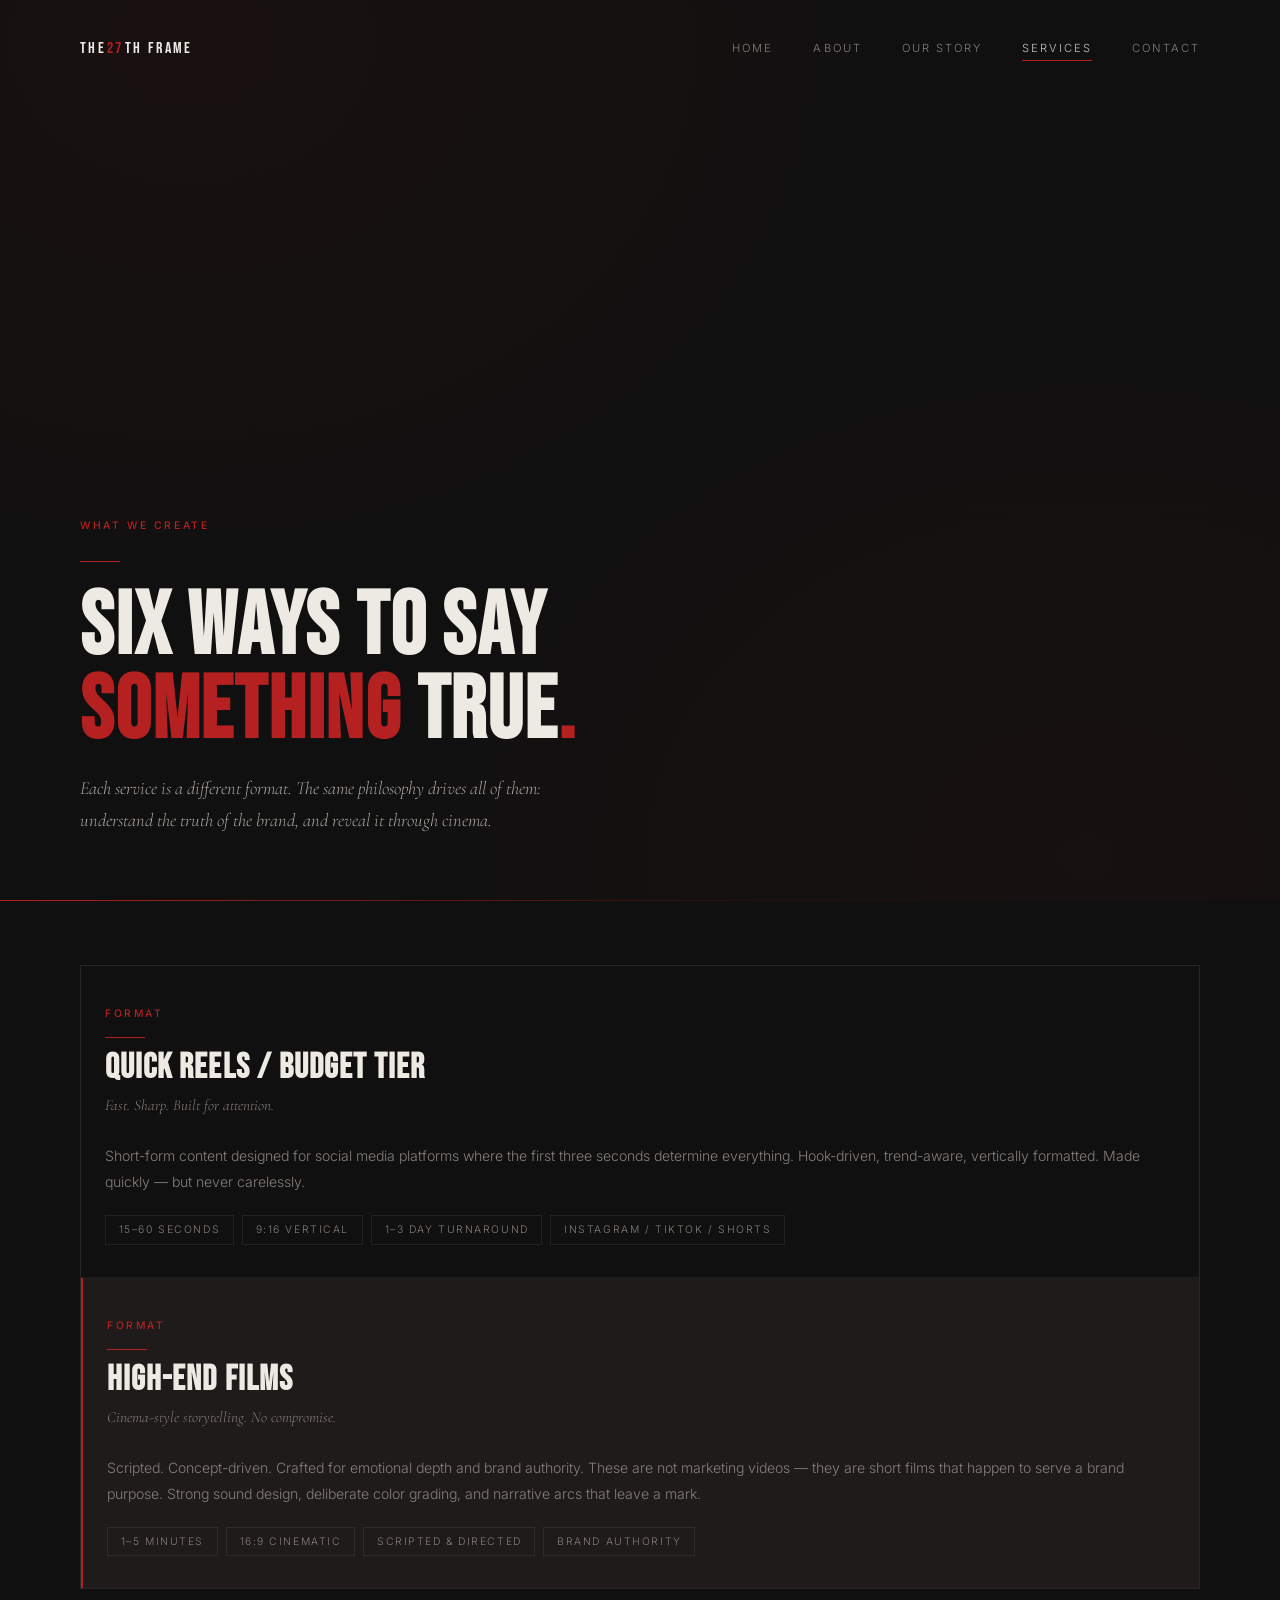
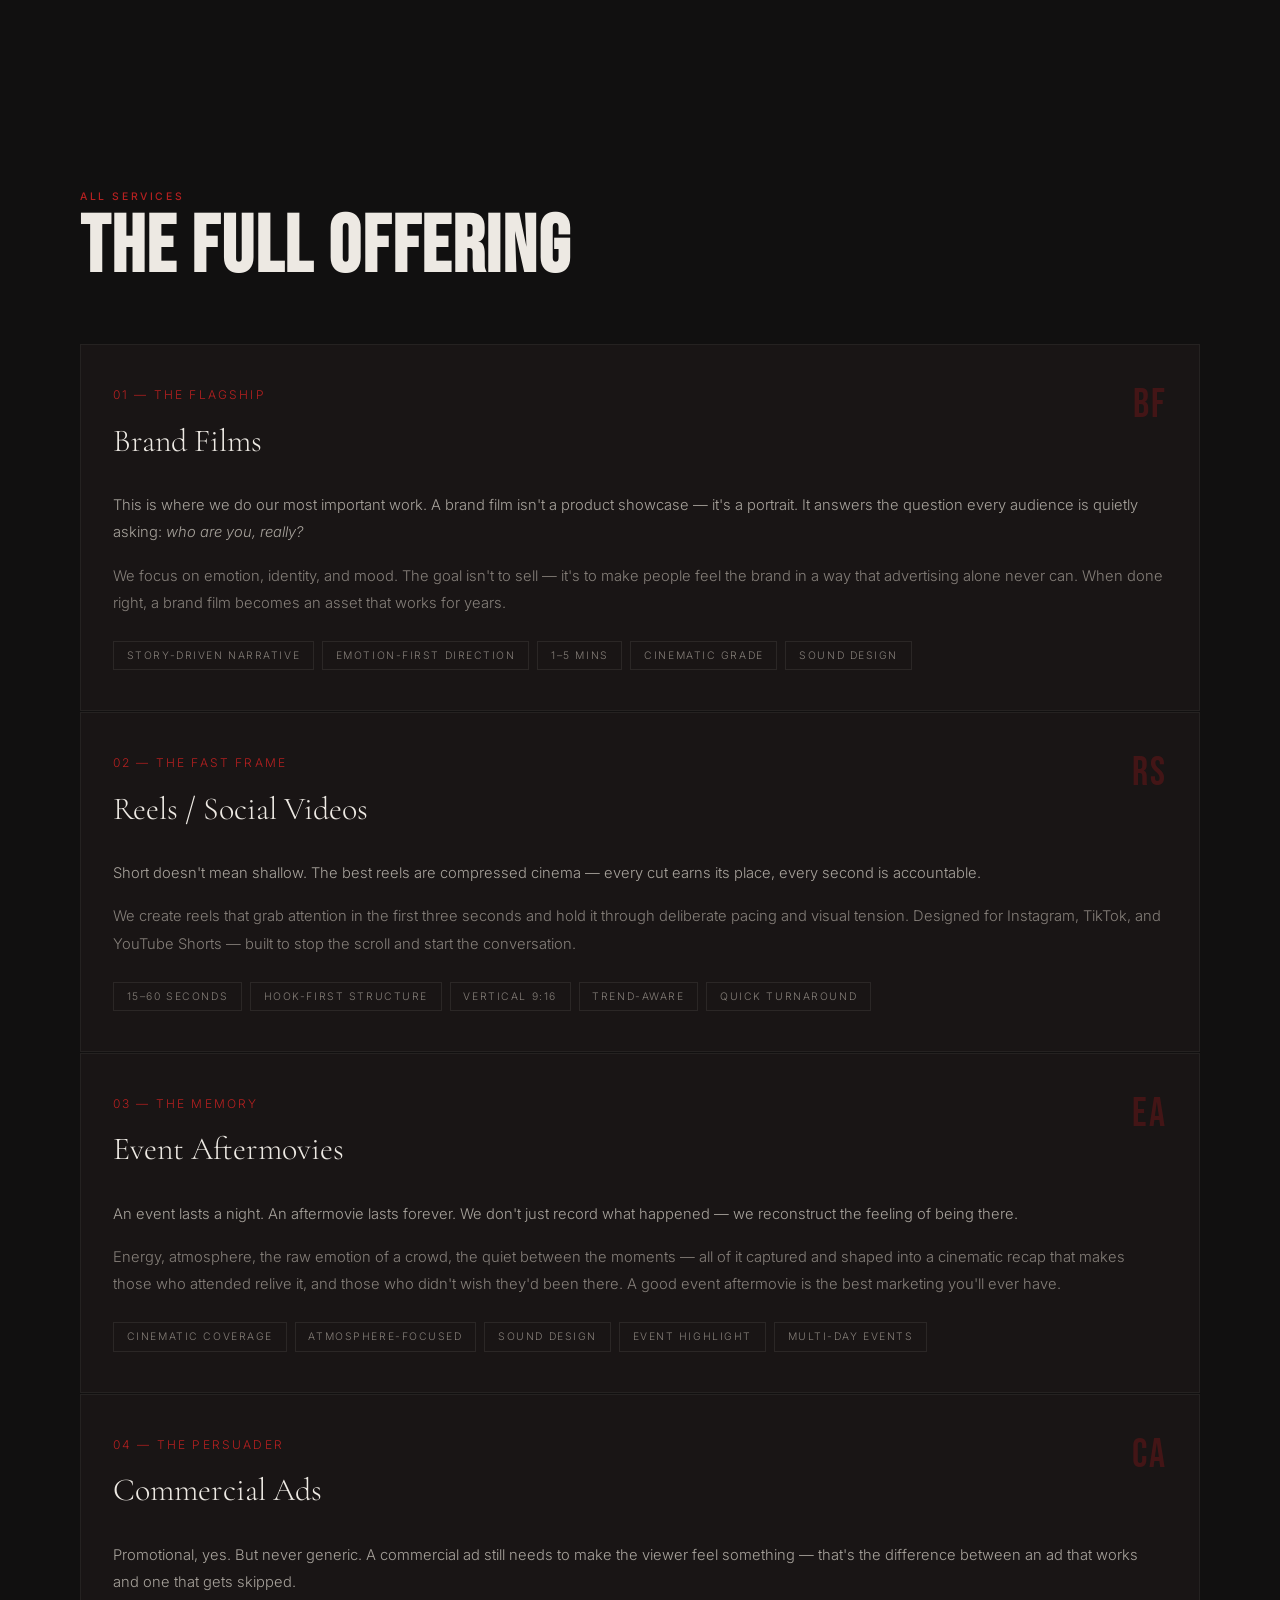
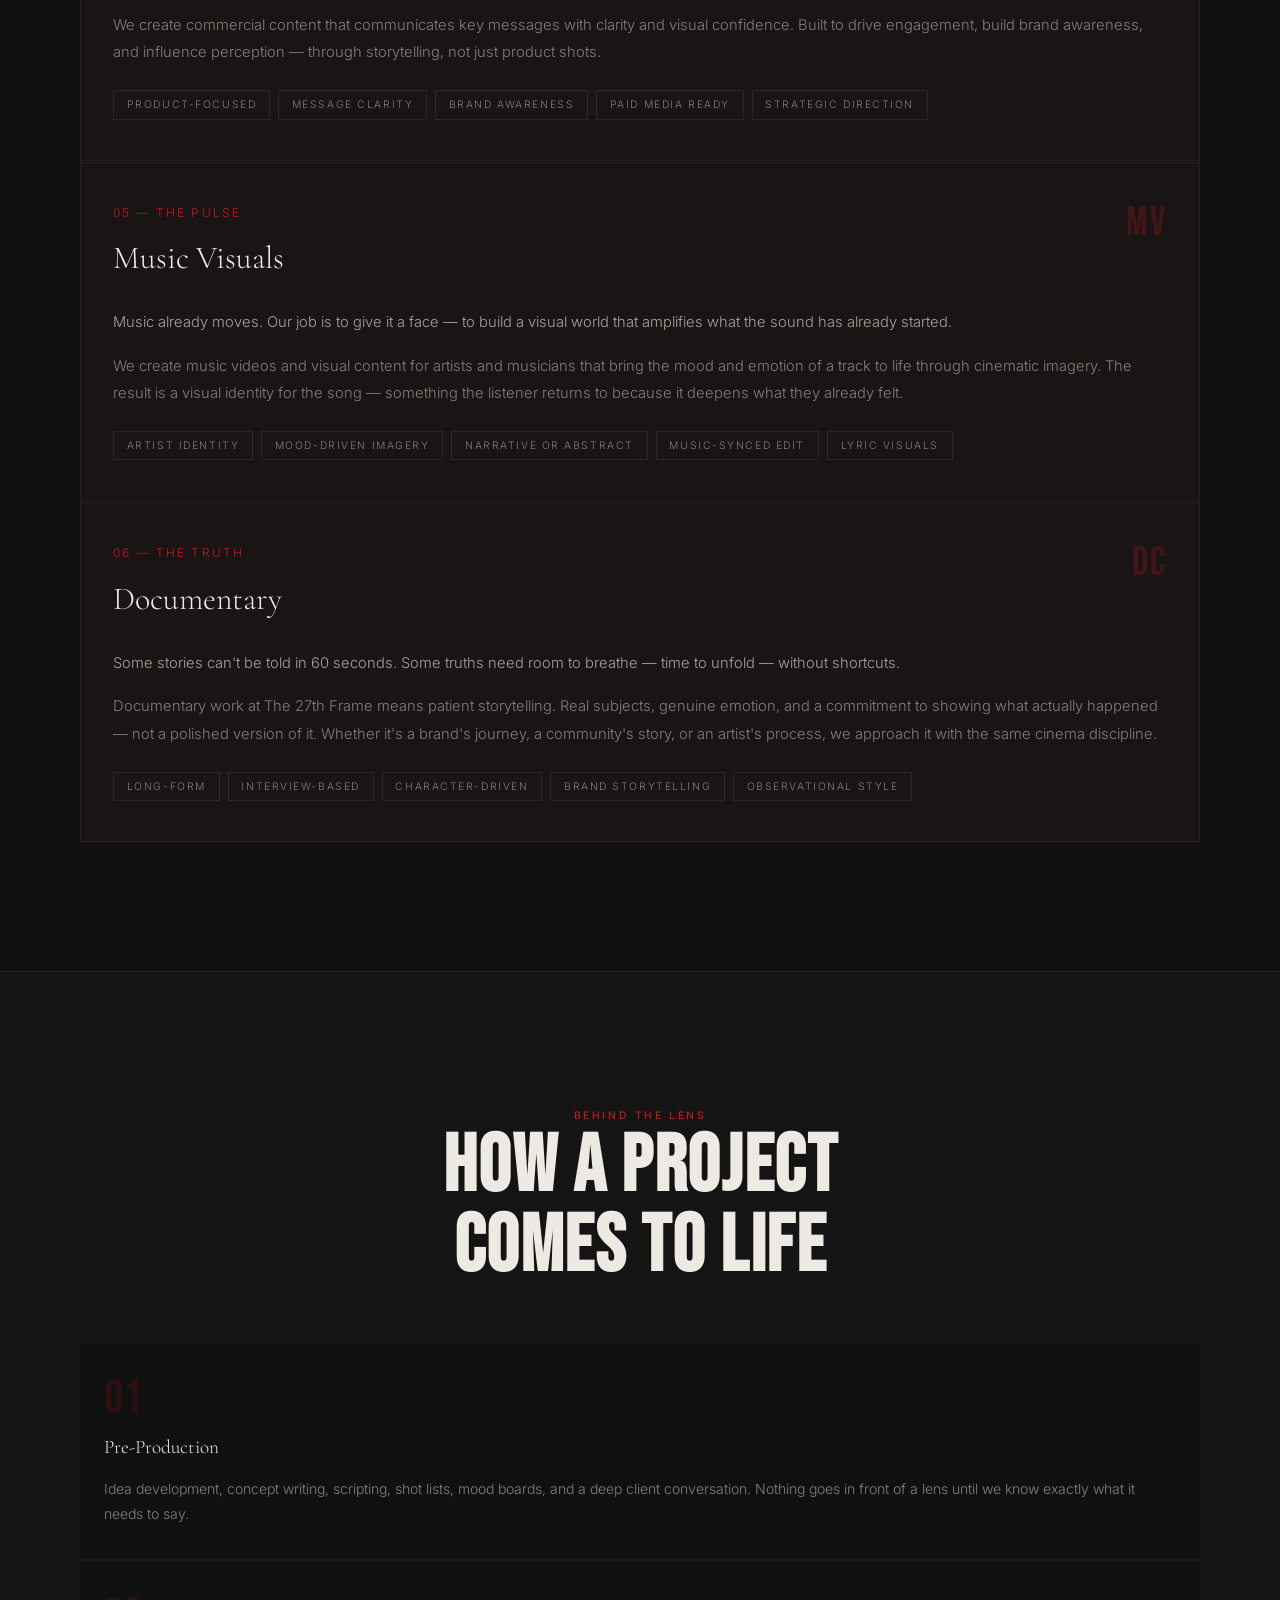
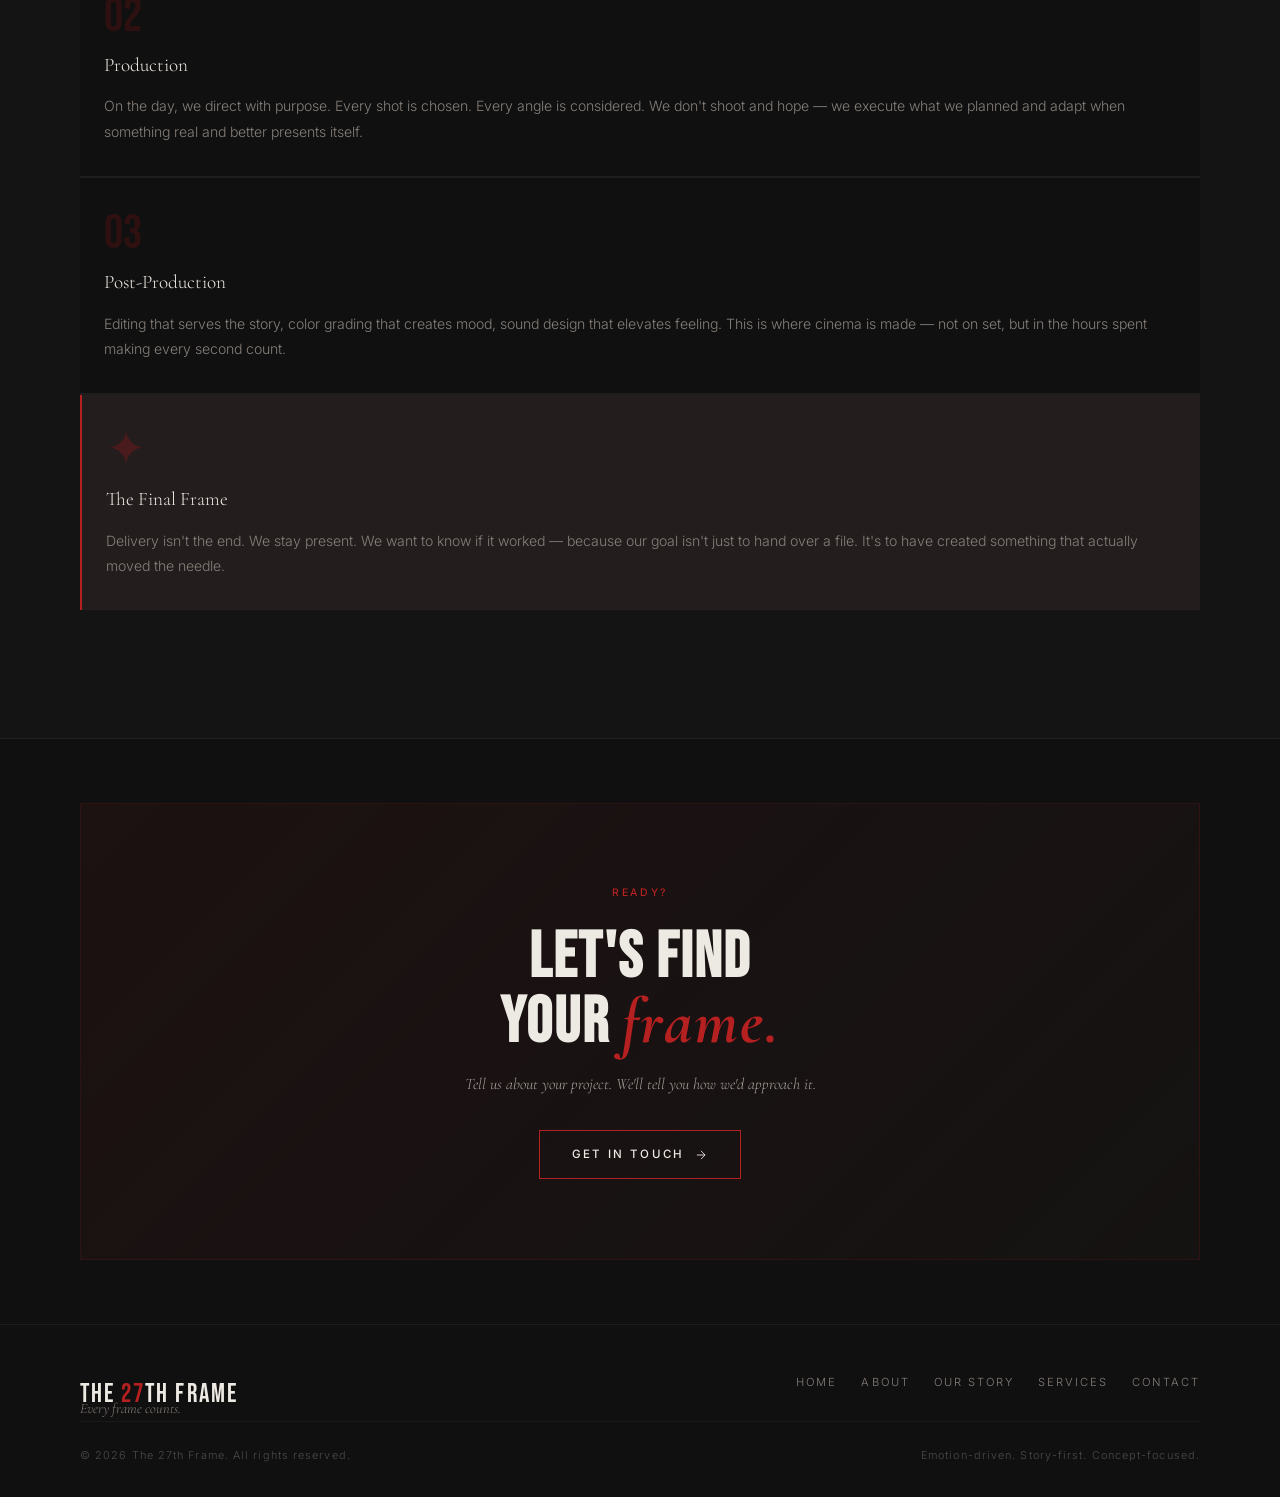
<file: services.html>
<!DOCTYPE html>
<html lang="en">
<head>
  <meta charset="UTF-8" />
  <meta name="viewport" content="width=device-width, initial-scale=1.0" />
  <meta name="description" content="Services — Brand Films, Reels, Event Aftermovies, Commercial Ads, Music Visuals, Documentary. The 27th Frame." />
  <title>Services — The 27th Frame</title>
  <link rel="icon" href="logo.jpg" type="image/jpeg">
  <link rel="stylesheet" href="styles.css" />
  <link rel="preconnect" href="https://fonts.googleapis.com" />
  <link rel="preconnect" href="https://fonts.gstatic.com" crossorigin />
</head>
<body>

  <div class="page-transition"></div>

  <!-- Navigation -->
  <nav class="nav">
    <div class="nav__inner">
      <a href="index.html" class="nav__logo" data-no-transition>THE <span>27</span>TH FRAME</a>
      <div class="nav__links">
        <a href="index.html">Home</a>
        <a href="about.html">About</a>
        <a href="story.html">Our Story</a>
        <a href="services.html" class="active">Services</a>
        <a href="contact.html">Contact</a>
      </div>
      <button class="nav__hamburger" aria-label="Open menu">
        <span></span><span></span><span></span>
      </button>
    </div>
  </nav>
  <div class="nav__menu">
    <a href="index.html">Home</a>
    <a href="about.html">About</a>
    <a href="story.html">Our Story</a>
    <a href="services.html" class="active">Services</a>
    <a href="contact.html">Contact</a>
  </div>

  <!-- ── Page Hero ─────────────────────────────────────────── -->
  <section class="page-hero">
    <div class="container">
      <div class="reveal"><span class="label">What We Create</span></div>
      <div class="divider reveal delay-1"></div>
      <h1 class="page-hero__headline reveal delay-2">
        SIX WAYS TO SAY<br>
        <span class="red">SOMETHING</span> TRUE<span class="red">.</span>
      </h1>
      <p class="page-hero__sub reveal delay-3">
        Each service is a different format. The same philosophy drives all of them:
        understand the truth of the brand, and reveal it through cinema.
      </p>
    </div>
  </section>

  <div class="cin-line" style="margin: 0;"></div>

  <!-- ── Formats Intro ──────────────────────────────────────── -->
  <section class="section--sm">
    <div class="container">
      <div style="display: grid; grid-template-columns: 1fr; gap: 1px; background: rgba(211,211,211,0.06); border: 1px solid rgba(211,211,211,0.06);">

        <!-- Format 1: Budget Tier -->
        <div style="background: var(--black); padding: 2rem 1.5rem; display: grid; grid-template-columns: 1fr; gap: 1.5rem;" class="reveal">
          <div>
            <span class="label">Format</span>
            <div class="divider" style="margin: 0.75rem 0;"></div>
            <h3 style="font-family: var(--font-display); font-size: clamp(1.5rem, 5vw, 2.2rem); color: var(--white); letter-spacing: 0.03em; line-height: 1;">QUICK REELS / BUDGET TIER</h3>
            <p style="font-family: var(--font-serif); font-style: italic; color: var(--gray-mid); font-size: 0.95rem; margin-top: 0.5rem;">Fast. Sharp. Built for attention.</p>
          </div>
          <div>
            <p style="font-size: 0.88rem; color: var(--gray-mid); line-height: 1.85;">
              Short-form content designed for social media platforms where the first 
              three seconds determine everything. Hook-driven, trend-aware, vertically 
              formatted. Made quickly — but never carelessly.
            </p>
            <div style="display: flex; flex-wrap: wrap; gap: 0.5rem; margin-top: 1.25rem;">
              <span class="tag">15–60 seconds</span>
              <span class="tag">9:16 vertical</span>
              <span class="tag">1–3 day turnaround</span>
              <span class="tag">Instagram / TikTok / Shorts</span>
            </div>
          </div>
        </div>

        <!-- Format 2: High End -->
        <div style="background: rgba(164,22,26,0.02); padding: 2rem 1.5rem; display: grid; grid-template-columns: 1fr; gap: 1.5rem; border-left: 2px solid var(--red);" class="reveal delay-2">
          <div>
            <span class="label">Format</span>
            <div class="divider" style="margin: 0.75rem 0;"></div>
            <h3 style="font-family: var(--font-display); font-size: clamp(1.5rem, 5vw, 2.2rem); color: var(--white); letter-spacing: 0.03em; line-height: 1;">HIGH-END FILMS</h3>
            <p style="font-family: var(--font-serif); font-style: italic; color: var(--gray-mid); font-size: 0.95rem; margin-top: 0.5rem;">Cinema-style storytelling. No compromise.</p>
          </div>
          <div>
            <p style="font-size: 0.88rem; color: var(--gray-mid); line-height: 1.85;">
              Scripted. Concept-driven. Crafted for emotional depth and brand authority. 
              These are not marketing videos — they are short films that happen to serve 
              a brand purpose. Strong sound design, deliberate color grading, and narrative 
              arcs that leave a mark.
            </p>
            <div style="display: flex; flex-wrap: wrap; gap: 0.5rem; margin-top: 1.25rem;">
              <span class="tag">1–5 minutes</span>
              <span class="tag">16:9 cinematic</span>
              <span class="tag">Scripted & directed</span>
              <span class="tag">Brand authority</span>
            </div>
          </div>
        </div>

      </div>
    </div>
  </section>

  <!-- ── Services ───────────────────────────────────────────── -->
  <section class="section">
    <div class="container">

      <div class="section-heading">
        <span class="label reveal">All Services</span>
        <h2 class="reveal delay-1">The Full Offering</h2>
      </div>

      <!-- 01: Brand Films -->
      <div class="service-card reveal">
        <div class="service-card__header">
          <div>
            <div class="service-card__tagline">01 — The Flagship</div>
            <h3>Brand Films</h3>
          </div>
          <div class="service-card__icon">BF</div>
        </div>
        <p>
          This is where we do our most important work. A brand film isn't a product 
          showcase — it's a portrait. It answers the question every audience is quietly 
          asking: <em>who are you, really?</em>
        </p>
        <p style="margin-top: 1rem; font-size: 0.92rem; color: var(--gray-mid); line-height: 1.85;">
          We focus on emotion, identity, and mood. The goal isn't to sell — it's to 
          make people feel the brand in a way that advertising alone never can. 
          When done right, a brand film becomes an asset that works for years.
        </p>
        <div class="service-card__details">
          <span class="tag">Story-driven narrative</span>
          <span class="tag">Emotion-first direction</span>
          <span class="tag">1–5 mins</span>
          <span class="tag">Cinematic grade</span>
          <span class="tag">Sound design</span>
        </div>
      </div>

      <!-- 02: Reels -->
      <div class="service-card reveal delay-1">
        <div class="service-card__header">
          <div>
            <div class="service-card__tagline">02 — The Fast Frame</div>
            <h3>Reels / Social Videos</h3>
          </div>
          <div class="service-card__icon">RS</div>
        </div>
        <p>
          Short doesn't mean shallow. The best reels are compressed cinema — 
          every cut earns its place, every second is accountable.
        </p>
        <p style="margin-top: 1rem; font-size: 0.92rem; color: var(--gray-mid); line-height: 1.85;">
          We create reels that grab attention in the first three seconds and hold it 
          through deliberate pacing and visual tension. Designed for Instagram, TikTok, 
          and YouTube Shorts — built to stop the scroll and start the conversation.
        </p>
        <div class="service-card__details">
          <span class="tag">15–60 seconds</span>
          <span class="tag">Hook-first structure</span>
          <span class="tag">Vertical 9:16</span>
          <span class="tag">Trend-aware</span>
          <span class="tag">Quick turnaround</span>
        </div>
      </div>

      <!-- 03: Event Aftermovies -->
      <div class="service-card reveal delay-2">
        <div class="service-card__header">
          <div>
            <div class="service-card__tagline">03 — The Memory</div>
            <h3>Event Aftermovies</h3>
          </div>
          <div class="service-card__icon">EA</div>
        </div>
        <p>
          An event lasts a night. An aftermovie lasts forever. We don't just 
          record what happened — we reconstruct the feeling of being there.
        </p>
        <p style="margin-top: 1rem; font-size: 0.92rem; color: var(--gray-mid); line-height: 1.85;">
          Energy, atmosphere, the raw emotion of a crowd, the quiet between the moments — 
          all of it captured and shaped into a cinematic recap that makes those who attended 
          relive it, and those who didn't wish they'd been there.
          A good event aftermovie is the best marketing you'll ever have.
        </p>
        <div class="service-card__details">
          <span class="tag">Cinematic coverage</span>
          <span class="tag">Atmosphere-focused</span>
          <span class="tag">Sound design</span>
          <span class="tag">Event highlight</span>
          <span class="tag">Multi-day events</span>
        </div>
      </div>

      <!-- 04: Commercial Ads -->
      <div class="service-card reveal">
        <div class="service-card__header">
          <div>
            <div class="service-card__tagline">04 — The Persuader</div>
            <h3>Commercial Ads</h3>
          </div>
          <div class="service-card__icon">CA</div>
        </div>
        <p>
          Promotional, yes. But never generic. A commercial ad still needs 
          to make the viewer feel something — that's the difference between 
          an ad that works and one that gets skipped.
        </p>
        <p style="margin-top: 1rem; font-size: 0.92rem; color: var(--gray-mid); line-height: 1.85;">
          We create commercial content that communicates key messages with clarity 
          and visual confidence. Built to drive engagement, build brand awareness, 
          and influence perception — through storytelling, not just product shots.
        </p>
        <div class="service-card__details">
          <span class="tag">Product-focused</span>
          <span class="tag">Message clarity</span>
          <span class="tag">Brand awareness</span>
          <span class="tag">Paid media ready</span>
          <span class="tag">Strategic direction</span>
        </div>
      </div>

      <!-- 05: Music Visuals -->
      <div class="service-card reveal delay-1">
        <div class="service-card__header">
          <div>
            <div class="service-card__tagline">05 — The Pulse</div>
            <h3>Music Visuals</h3>
          </div>
          <div class="service-card__icon">MV</div>
        </div>
        <p>
          Music already moves. Our job is to give it a face — to build a 
          visual world that amplifies what the sound has already started.
        </p>
        <p style="margin-top: 1rem; font-size: 0.92rem; color: var(--gray-mid); line-height: 1.85;">
          We create music videos and visual content for artists and musicians that 
          bring the mood and emotion of a track to life through cinematic imagery. 
          The result is a visual identity for the song — something the listener 
          returns to because it deepens what they already felt.
        </p>
        <div class="service-card__details">
          <span class="tag">Artist identity</span>
          <span class="tag">Mood-driven imagery</span>
          <span class="tag">Narrative or abstract</span>
          <span class="tag">Music-synced edit</span>
          <span class="tag">Lyric visuals</span>
        </div>
      </div>

      <!-- 06: Documentary -->
      <div class="service-card reveal delay-2">
        <div class="service-card__header">
          <div>
            <div class="service-card__tagline">06 — The Truth</div>
            <h3>Documentary</h3>
          </div>
          <div class="service-card__icon">DC</div>
        </div>
        <p>
          Some stories can't be told in 60 seconds. Some truths need room 
          to breathe — time to unfold — without shortcuts.
        </p>
        <p style="margin-top: 1rem; font-size: 0.92rem; color: var(--gray-mid); line-height: 1.85;">
          Documentary work at The 27th Frame means patient storytelling. 
          Real subjects, genuine emotion, and a commitment to showing what 
          actually happened — not a polished version of it. Whether it's a 
          brand's journey, a community's story, or an artist's process, 
          we approach it with the same cinema discipline.
        </p>
        <div class="service-card__details">
          <span class="tag">Long-form</span>
          <span class="tag">Interview-based</span>
          <span class="tag">Character-driven</span>
          <span class="tag">Brand storytelling</span>
          <span class="tag">Observational style</span>
        </div>
      </div>

    </div>
  </section>

  <!-- ── Production Process ─────────────────────────────────── -->
  <section class="section" style="background: rgba(211,211,211,0.02); border-top: 1px solid rgba(211,211,211,0.06); border-bottom: 1px solid rgba(211,211,211,0.06);">
    <div class="container">
      <div class="section-heading" style="text-align: center;">
        <span class="label reveal">Behind the Lens</span>
        <h2 class="reveal delay-1">How a Project<br>Comes to Life</h2>
      </div>

      <div style="display: grid; grid-template-columns: 1fr; gap: 2px; background: rgba(211,211,211,0.05);">

        <div class="reveal" style="background: var(--black); padding: 2rem 1.5rem;">
          <span style="font-family: var(--font-display); font-size: 3rem; color: rgba(164,22,26,0.2); line-height: 1; display: block; margin-bottom: 0.5rem;">01</span>
          <h3 style="font-family: var(--font-serif); font-size: 1.2rem; color: var(--white); font-weight: 300; margin-bottom: 0.75rem;">Pre-Production</h3>
          <p style="font-size: 0.88rem; color: var(--gray-mid); line-height: 1.8;">
            Idea development, concept writing, scripting, shot lists, mood boards, 
            and a deep client conversation. Nothing goes in front of a lens until 
            we know exactly what it needs to say.
          </p>
        </div>

        <div class="reveal delay-1" style="background: var(--black); padding: 2rem 1.5rem;">
          <span style="font-family: var(--font-display); font-size: 3rem; color: rgba(164,22,26,0.2); line-height: 1; display: block; margin-bottom: 0.5rem;">02</span>
          <h3 style="font-family: var(--font-serif); font-size: 1.2rem; color: var(--white); font-weight: 300; margin-bottom: 0.75rem;">Production</h3>
          <p style="font-size: 0.88rem; color: var(--gray-mid); line-height: 1.8;">
            On the day, we direct with purpose. Every shot is chosen. 
            Every angle is considered. We don't shoot and hope — we execute 
            what we planned and adapt when something real and better presents itself.
          </p>
        </div>

        <div class="reveal delay-2" style="background: var(--black); padding: 2rem 1.5rem;">
          <span style="font-family: var(--font-display); font-size: 3rem; color: rgba(164,22,26,0.2); line-height: 1; display: block; margin-bottom: 0.5rem;">03</span>
          <h3 style="font-family: var(--font-serif); font-size: 1.2rem; color: var(--white); font-weight: 300; margin-bottom: 0.75rem;">Post-Production</h3>
          <p style="font-size: 0.88rem; color: var(--gray-mid); line-height: 1.8;">
            Editing that serves the story, color grading that creates mood, 
            sound design that elevates feeling. This is where cinema is made — 
            not on set, but in the hours spent making every second count.
          </p>
        </div>

        <div class="reveal delay-3" style="background: rgba(164,22,26,0.03); padding: 2rem 1.5rem; border-left: 2px solid var(--red);">
          <span style="font-family: var(--font-display); font-size: 3rem; color: rgba(164,22,26,0.3); line-height: 1; display: block; margin-bottom: 0.5rem;">✦</span>
          <h3 style="font-family: var(--font-serif); font-size: 1.2rem; color: var(--white); font-weight: 300; margin-bottom: 0.75rem;">The Final Frame</h3>
          <p style="font-size: 0.88rem; color: var(--gray-mid); line-height: 1.8;">
            Delivery isn't the end. We stay present. We want to know if it worked — 
            because our goal isn't just to hand over a file. It's to have created 
            something that actually moved the needle.
          </p>
        </div>

      </div>
    </div>
  </section>

  <!-- ── CTA ────────────────────────────────────────────────── -->
  <section class="section--sm">
    <div class="container">
      <div class="cta-banner reveal">
        <span class="label" style="display: block; margin-bottom: 1.5rem;">Ready?</span>
        <h2>Let's find<br>your <em style="font-family: var(--font-serif); font-style: italic; color: var(--red);">frame.</em></h2>
        <p>Tell us about your project. We'll tell you how we'd approach it.</p>
        <a href="contact.html" class="btn">
          <span>Get in Touch</span>
          <svg viewBox="0 0 24 24"><line x1="5" y1="12" x2="19" y2="12"/><polyline points="12 5 19 12 12 19"/></svg>
        </a>
      </div>
    </div>
  </section>

  <!-- ── Footer ────────────────────────────────────────────── -->
  <footer class="footer section--sm">
    <div class="container">
      <div class="footer__inner">
        <div>
          <div class="footer__logo">THE <span>27</span>TH FRAME</div>
          <div class="footer__tagline">Every frame counts.</div>
        </div>
        <nav class="footer__nav">
          <a href="index.html">Home</a>
          <a href="about.html">About</a>
          <a href="story.html">Our Story</a>
          <a href="services.html">Services</a>
          <a href="contact.html">Contact</a>
        </nav>
      </div>
      <div class="footer__bottom">
        <p class="footer__copy">© 2026 The 27th Frame. All rights reserved.</p>
        <p class="footer__copy">Emotion-driven. Story-first. Concept-focused.</p>
      </div>
    </div>
  </footer>

  <script src="script.js"></script>
</body>
</html>
</file>
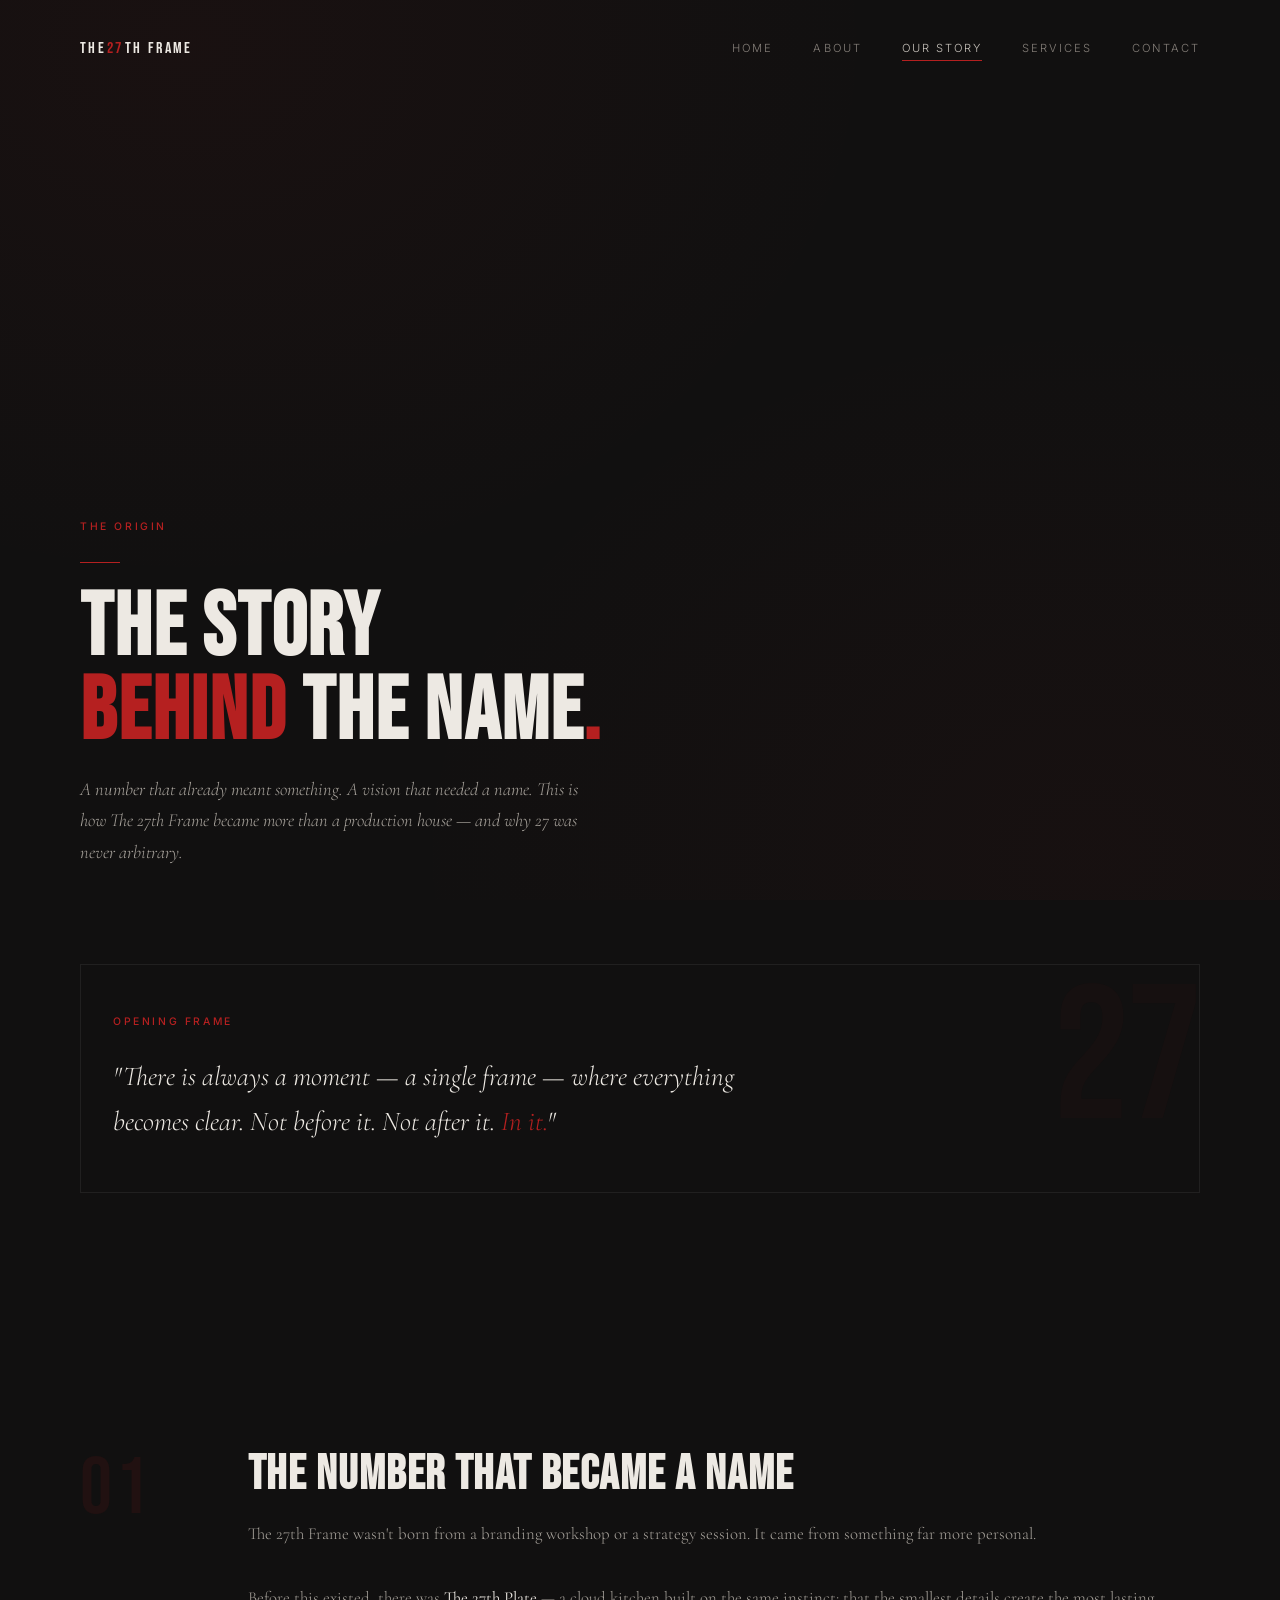
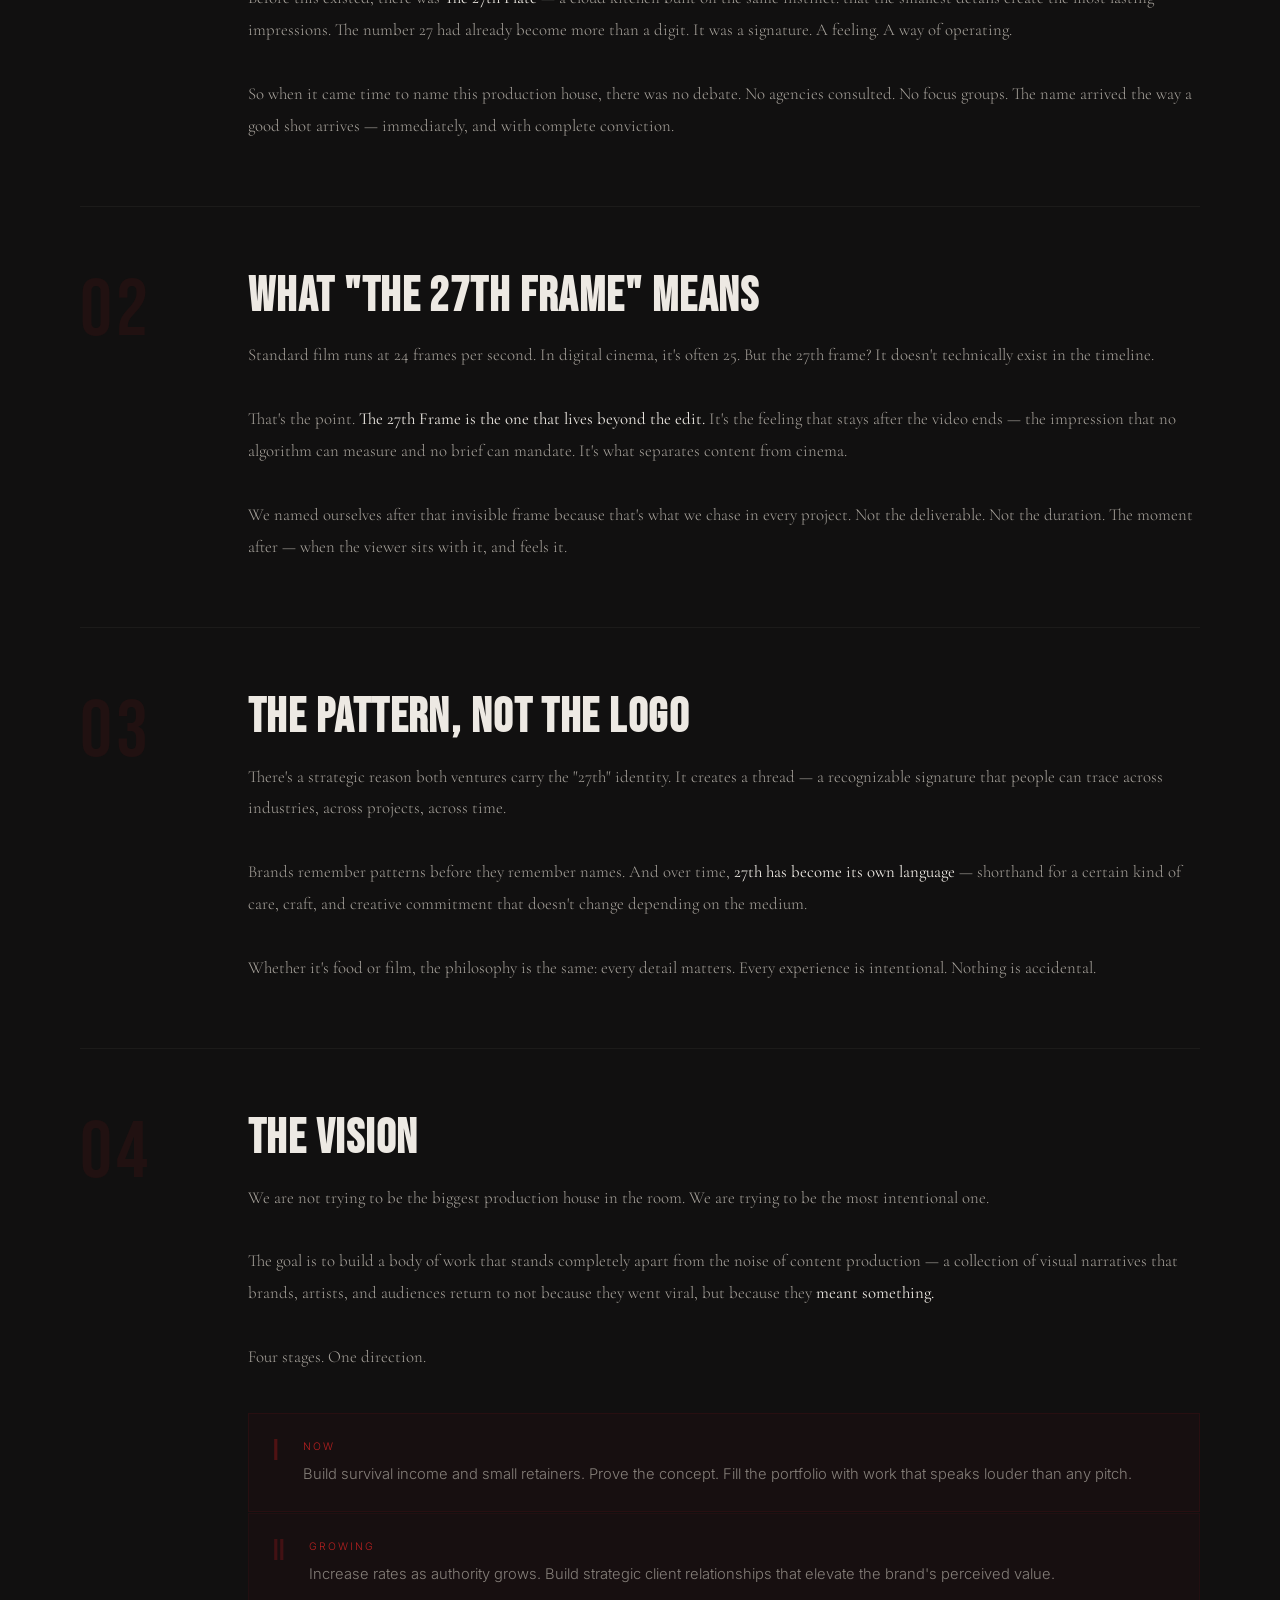
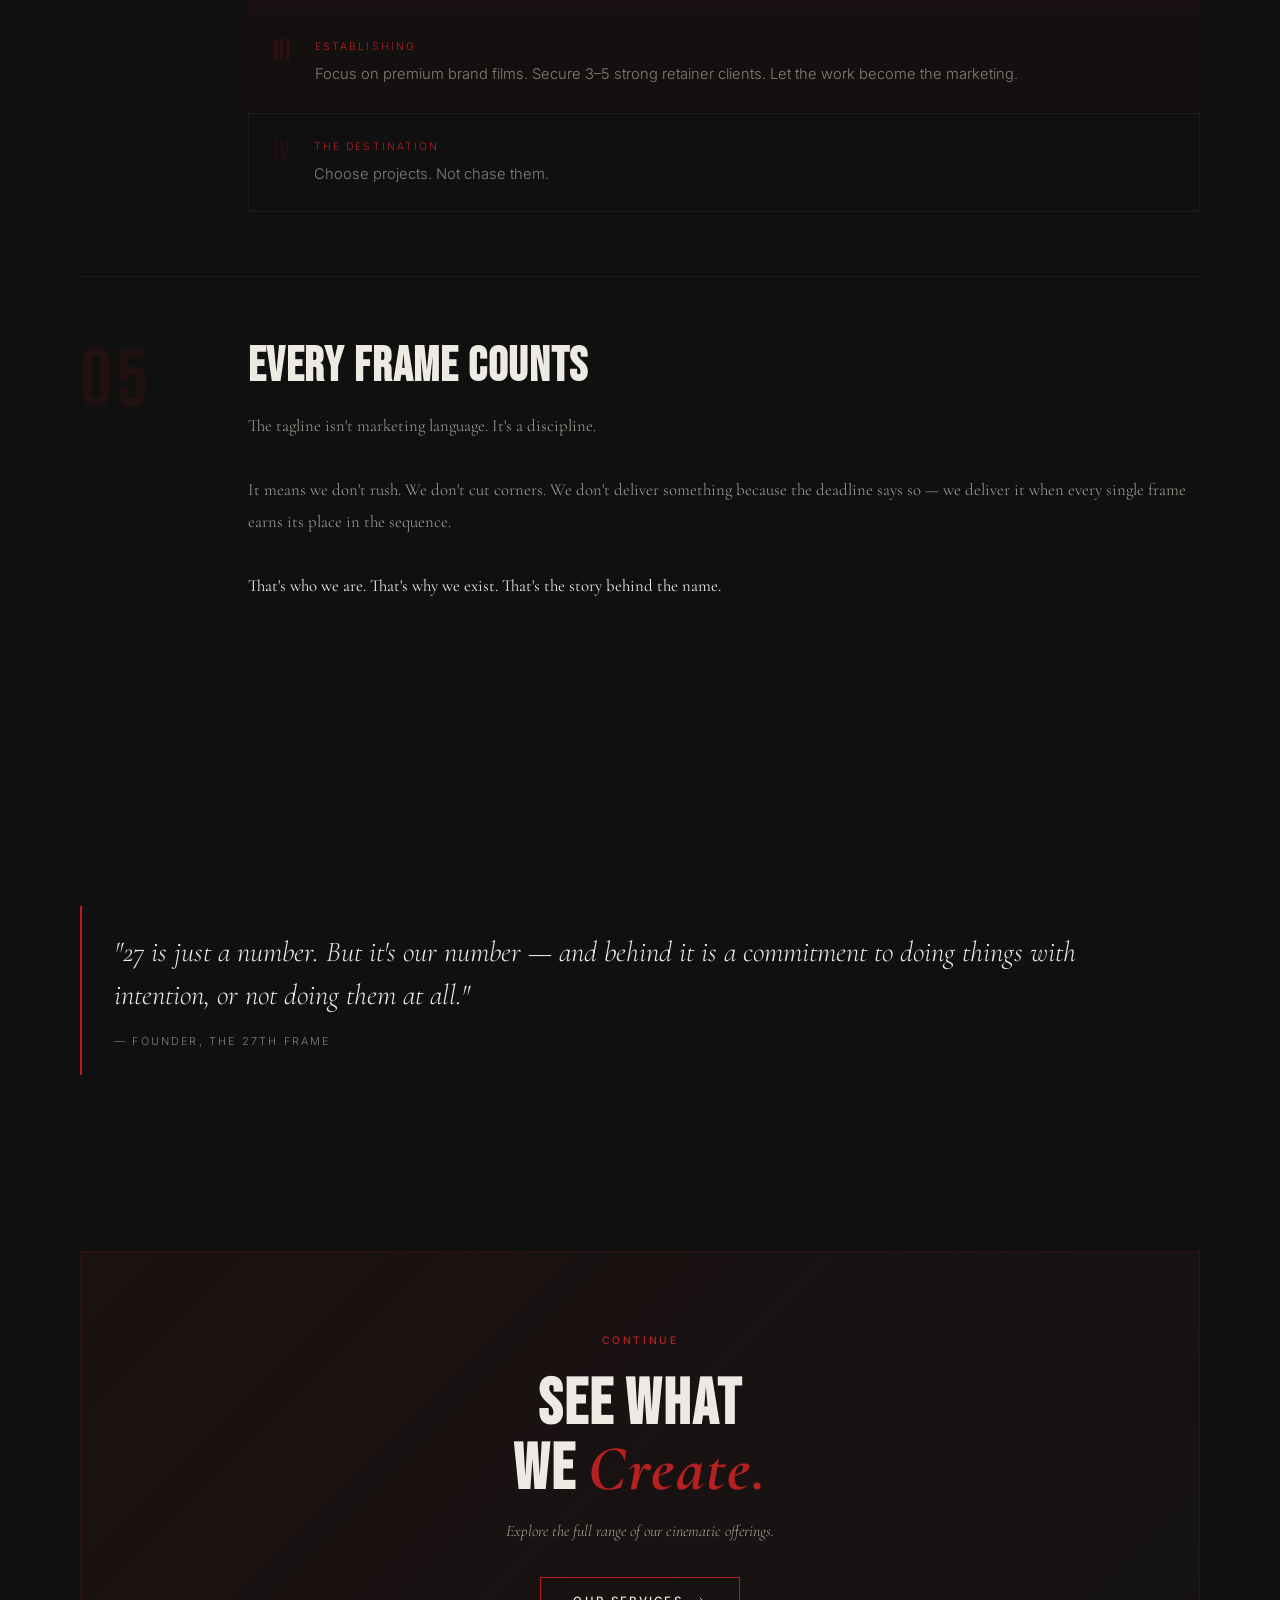
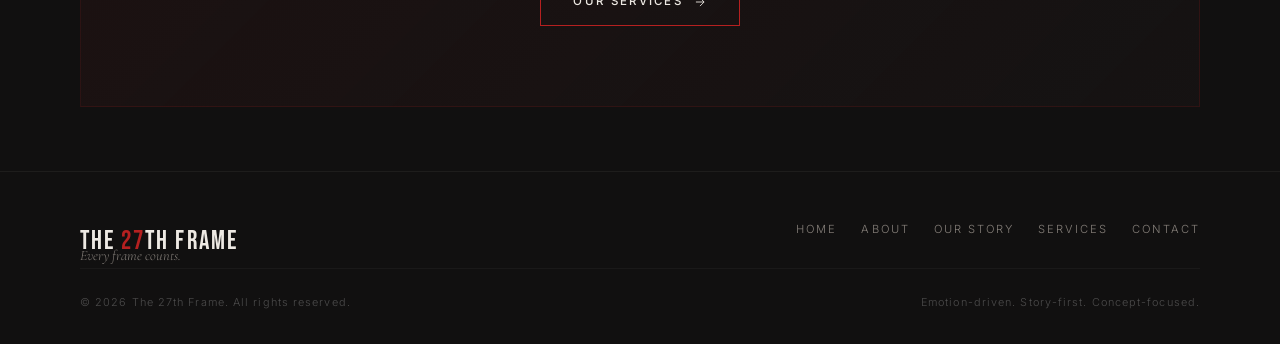
<file: story.html>
<!DOCTYPE html>
<html lang="en">
<head>
  <meta charset="UTF-8" />
  <meta name="viewport" content="width=device-width, initial-scale=1.0" />
  <meta name="description" content="Our Story — The meaning behind The 27th Frame, its origin, and the vision that drives every project." />
  <title>Our Story — The 27th Frame</title>
  <link rel="icon" href="logo.jpg" type="image/jpeg">
  <link rel="stylesheet" href="styles.css" />
  <link rel="preconnect" href="https://fonts.googleapis.com" />
  <link rel="preconnect" href="https://fonts.gstatic.com" crossorigin />
</head>
<body>

  <div class="page-transition"></div>

  <!-- Navigation -->
  <nav class="nav">
    <div class="nav__inner">
      <a href="index.html" class="nav__logo" data-no-transition>THE <span>27</span>TH FRAME</a>
      <div class="nav__links">
        <a href="index.html">Home</a>
        <a href="about.html">About</a>
        <a href="story.html" class="active">Our Story</a>
        <a href="services.html">Services</a>
        <a href="contact.html">Contact</a>
      </div>
      <button class="nav__hamburger" aria-label="Open menu">
        <span></span><span></span><span></span>
      </button>
    </div>
  </nav>
  <div class="nav__menu">
    <a href="index.html">Home</a>
    <a href="about.html">About</a>
    <a href="story.html" class="active">Our Story</a>
    <a href="services.html">Services</a>
    <a href="contact.html">Contact</a>
  </div>

  <!-- ── Page Hero ─────────────────────────────────────────── -->
  <section class="page-hero" style="padding-bottom: 2rem;">
    <div class="container">
      <div class="reveal"><span class="label">The Origin</span></div>
      <div class="divider reveal delay-1"></div>
      <h1 class="page-hero__headline reveal delay-2">
        THE STORY<br>
        <span class="red">BEHIND</span> THE NAME<span class="red">.</span>
      </h1>
      <p class="page-hero__sub reveal delay-3">
        A number that already meant something. A vision that needed a name. This is how The 27th Frame became more than a production house — and why 27 was never arbitrary.
      </p>
    </div>
  </section>

  <!-- ── Opening Scene ─────────────────────────────────────── -->
  <section class="section--sm">
    <div class="container">
      <!-- Full-width cinematic text block -->
      <div class="reveal" style="border: 1px solid rgba(211,211,211,0.08); padding: 3rem 2rem; position: relative; overflow: hidden;">
        <div style="
          position: absolute;
          top: 0; right: 0;
          font-family: var(--font-display);
          font-size: 12rem;
          color: rgba(164,22,26,0.04);
          line-height: 1;
          letter-spacing: -0.02em;
          pointer-events: none;
          user-select: none;
        ">27</div>
        <span class="label" style="display: block; margin-bottom: 1.5rem;">Opening Frame</span>
        <p style="font-family: var(--font-serif); font-size: clamp(1.1rem, 3.5vw, 1.7rem); color: var(--white); line-height: 1.65; font-style: italic; max-width: 680px;">
          "There is always a moment — a single frame — where everything becomes clear.
          Not before it. Not after it. <span style="color: var(--red);">In it.</span>"
        </p>
      </div>
    </div>
  </section>

  <!-- ── Story Chapters ─────────────────────────────────────── -->
  <section class="section">
    <div class="container">

      <!-- Chapter 1 -->
      <div class="story-chapter">
        <div class="story-chapter__num reveal">01</div>
        <div>
          <h2 class="story-chapter__title reveal delay-1">The Number That Became a Name</h2>
          <div class="story-chapter__body reveal delay-2">
            <p>
              The 27th Frame wasn't born from a branding workshop or a strategy session. 
              It came from something far more personal.
            </p>
            <br>
            <p>
              Before this existed, there was <strong>The 27th Plate</strong> — a cloud kitchen 
              built on the same instinct: that the smallest details create the most 
              lasting impressions. The number 27 had already become more than a digit. 
              It was a signature. A feeling. A way of operating.
            </p>
            <br>
            <p>
              So when it came time to name this production house, there was no debate. 
              No agencies consulted. No focus groups. The name arrived the way a good 
              shot arrives — immediately, and with complete conviction.
            </p>
          </div>
        </div>
      </div>

      <!-- Chapter 2 -->
      <div class="story-chapter">
        <div class="story-chapter__num reveal">02</div>
        <div>
          <h2 class="story-chapter__title reveal delay-1">What "The 27th Frame" Means</h2>
          <div class="story-chapter__body reveal delay-2">
            <p>
              Standard film runs at 24 frames per second. In digital cinema, 
              it's often 25. But the 27th frame? It doesn't technically exist 
              in the timeline.
            </p>
            <br>
            <p>
              That's the point. <strong>The 27th Frame is the one that lives 
              beyond the edit.</strong> It's the feeling that stays after the 
              video ends — the impression that no algorithm can measure and 
              no brief can mandate. It's what separates content from cinema.
            </p>
            <br>
            <p>
              We named ourselves after that invisible frame because that's 
              what we chase in every project. Not the deliverable. Not the 
              duration. The moment after — when the viewer sits with it, 
              and feels it.
            </p>
          </div>
        </div>
      </div>

      <!-- Chapter 3 -->
      <div class="story-chapter">
        <div class="story-chapter__num reveal">03</div>
        <div>
          <h2 class="story-chapter__title reveal delay-1">The Pattern, Not the Logo</h2>
          <div class="story-chapter__body reveal delay-2">
            <p>
              There's a strategic reason both ventures carry the "27th" identity. 
              It creates a thread — a recognizable signature that people can 
              trace across industries, across projects, across time.
            </p>
            <br>
            <p>
              Brands remember patterns before they remember names. 
              And over time, <strong>27th has become its own language</strong> — 
              shorthand for a certain kind of care, craft, and creative 
              commitment that doesn't change depending on the medium.
            </p>
            <br>
            <p>
              Whether it's food or film, the philosophy is the same: 
              every detail matters. Every experience is intentional. 
              Nothing is accidental.
            </p>
          </div>
        </div>
      </div>

      <!-- Chapter 4 -->
      <div class="story-chapter">
        <div class="story-chapter__num reveal">04</div>
        <div>
          <h2 class="story-chapter__title reveal delay-1">The Vision</h2>
          <div class="story-chapter__body reveal delay-2">
            <p>
              We are not trying to be the biggest production house in the room. 
              We are trying to be the most intentional one.
            </p>
            <br>
            <p>
              The goal is to build a body of work that stands completely apart 
              from the noise of content production — a collection of visual 
              narratives that brands, artists, and audiences return to not 
              because they went viral, but because they <strong>meant something.</strong>
            </p>
            <br>
            <p>
              Four stages. One direction. 
            </p>
          </div>

          <!-- Vision Stages -->
          <div class="reveal delay-3" style="margin-top: 2.5rem; display: flex; flex-direction: column; gap: 1px;">
            <div style="background: rgba(164,22,26,0.04); border: 1px solid rgba(164,22,26,0.12); padding: 1.5rem; display: flex; gap: 1.5rem; align-items: flex-start;">
              <span style="font-family: var(--font-display); font-size: 1.8rem; color: rgba(164,22,26,0.4); line-height: 1; flex-shrink: 0;">I</span>
              <div>
                <p style="font-size: 0.65rem; letter-spacing: 0.2em; text-transform: uppercase; color: var(--red); margin-bottom: 0.4rem;">Now</p>
                <p style="font-size: 0.92rem; color: var(--gray-mid); line-height: 1.7;">
                  Build survival income and small retainers. Prove the concept. 
                  Fill the portfolio with work that speaks louder than any pitch.
                </p>
              </div>
            </div>
            <div style="background: rgba(164,22,26,0.04); border: 1px solid rgba(164,22,26,0.08); padding: 1.5rem; display: flex; gap: 1.5rem; align-items: flex-start;">
              <span style="font-family: var(--font-display); font-size: 1.8rem; color: rgba(164,22,26,0.3); line-height: 1; flex-shrink: 0;">II</span>
              <div>
                <p style="font-size: 0.65rem; letter-spacing: 0.2em; text-transform: uppercase; color: var(--red); margin-bottom: 0.4rem;">Growing</p>
                <p style="font-size: 0.92rem; color: var(--gray-mid); line-height: 1.7;">
                  Increase rates as authority grows. Build strategic client 
                  relationships that elevate the brand's perceived value.
                </p>
              </div>
            </div>
            <div style="background: rgba(164,22,26,0.02); border: 1px solid rgba(164,22,26,0.06); padding: 1.5rem; display: flex; gap: 1.5rem; align-items: flex-start;">
              <span style="font-family: var(--font-display); font-size: 1.8rem; color: rgba(164,22,26,0.2); line-height: 1; flex-shrink: 0;">III</span>
              <div>
                <p style="font-size: 0.65rem; letter-spacing: 0.2em; text-transform: uppercase; color: var(--red); margin-bottom: 0.4rem;">Establishing</p>
                <p style="font-size: 0.92rem; color: var(--gray-mid); line-height: 1.7;">
                  Focus on premium brand films. Secure 3–5 strong retainer clients. 
                  Let the work become the marketing.
                </p>
              </div>
            </div>
            <div style="background: transparent; border: 1px solid rgba(211,211,211,0.06); padding: 1.5rem; display: flex; gap: 1.5rem; align-items: flex-start;">
              <span style="font-family: var(--font-display); font-size: 1.8rem; color: rgba(164,22,26,0.1); line-height: 1; flex-shrink: 0;">IV</span>
              <div>
                <p style="font-size: 0.65rem; letter-spacing: 0.2em; text-transform: uppercase; color: var(--red); margin-bottom: 0.4rem;">The Destination</p>
                <p style="font-size: 0.92rem; color: var(--gray-mid); line-height: 1.7;">
                  Choose projects. Not chase them.
                </p>
              </div>
            </div>
          </div>
        </div>
      </div>

      <!-- Chapter 5 -->
      <div class="story-chapter" style="border-bottom: none;">
        <div class="story-chapter__num reveal">05</div>
        <div>
          <h2 class="story-chapter__title reveal delay-1">Every Frame Counts</h2>
          <div class="story-chapter__body reveal delay-2">
            <p>
              The tagline isn't marketing language. It's a discipline.
            </p>
            <br>
            <p>
              It means we don't rush. We don't cut corners. We don't deliver 
              something because the deadline says so — we deliver it when 
              every single frame earns its place in the sequence.
            </p>
            <br>
            <p>
              <strong>That's who we are.
              That's why we exist.
              That's the story behind the name.</strong>
            </p>
          </div>
        </div>
      </div>

    </div>
  </section>

  <!-- ── Closing Quote ──────────────────────────────────────── -->
  <section class="section--sm">
    <div class="container">
      <div class="quote-block reveal">
        <blockquote>
          "27 is just a number. But it's our number — and behind it 
          is a commitment to doing things with intention, or not doing them at all."
        </blockquote>
        <cite>— Founder, The 27th Frame</cite>
      </div>
    </div>
  </section>

  <!-- ── CTA ────────────────────────────────────────────────── -->
  <section class="section--sm">
    <div class="container">
      <div class="cta-banner reveal">
        <span class="label" style="display: block; margin-bottom: 1.5rem;">Continue</span>
        <h2>See What<br>We <em style="font-family: var(--font-serif); font-style: italic; color: var(--red);">Create.</em></h2>
        <p>Explore the full range of our cinematic offerings.</p>
        <a href="services.html" class="btn">
          <span>Our Services</span>
          <svg viewBox="0 0 24 24"><line x1="5" y1="12" x2="19" y2="12"/><polyline points="12 5 19 12 12 19"/></svg>
        </a>
      </div>
    </div>
  </section>

  <!-- ── Footer ────────────────────────────────────────────── -->
  <footer class="footer section--sm">
    <div class="container">
      <div class="footer__inner">
        <div>
          <div class="footer__logo">THE <span>27</span>TH FRAME</div>
          <div class="footer__tagline">Every frame counts.</div>
        </div>
        <nav class="footer__nav">
          <a href="index.html">Home</a>
          <a href="about.html">About</a>
          <a href="story.html">Our Story</a>
          <a href="services.html">Services</a>
          <a href="contact.html">Contact</a>
        </nav>
      </div>
      <div class="footer__bottom">
        <p class="footer__copy">© 2026 The 27th Frame. All rights reserved.</p>
        <p class="footer__copy">Emotion-driven. Story-first. Concept-focused.</p>
      </div>
    </div>
  </footer>

  <script src="script.js"></script>
</body>
</html>
</file>
<file: styles.css>
/* ============================================================
   THE 27TH FRAME — Global Stylesheet
   Cinematic. Minimal. Intentional.
   ============================================================ */

@import url('https://fonts.googleapis.com/css2?family=Cormorant+Garamond:ital,wght@0,300;0,400;0,600;1,300;1,400&family=Inter:wght@300;400;500&family=Bebas+Neue&display=swap');

/* ── Reset & Base ─────────────────────────────────────────── */
*, *::before, *::after {
  box-sizing: border-box;
  margin: 0;
  padding: 0;
}

:root {
  --black:      #111010;
  --surface:    #191515;
  --red:        #B52020;
  --red-dark:   #8A1515;
  --gray:       #C8C3BC;
  --gray-mid:   #857F79;
  --gray-text:  #A8A39C;
  --gray-dim:   #302C2B;
  --white:      #EDE9E3;

  --font-display:  'Bebas Neue', sans-serif;
  --font-serif:    'Cormorant Garamond', serif;
  --font-body:     'Inter', sans-serif;

  --transition:    0.45s cubic-bezier(0.25, 0.46, 0.45, 0.94);
  --transition-fast: 0.22s ease;
}

html {
  scroll-behavior: smooth;
  font-size: 16px;
}

body {
  background-color: var(--black);
  background-image:
    radial-gradient(ellipse at 15% 5%, rgba(181,32,32,0.05) 0%, transparent 45%),
    radial-gradient(ellipse at 85% 95%, rgba(181,32,32,0.04) 0%, transparent 45%);
  background-attachment: fixed;
  color: var(--gray);
  font-family: var(--font-body);
  font-weight: 300;
  line-height: 1.7;
  overflow-x: hidden;
  -webkit-font-smoothing: antialiased;
}

a {
  text-decoration: none;
  color: inherit;
}

img {
  display: block;
  max-width: 100%;
}

ul {
  list-style: none;
}

/* ── Scrollbar ────────────────────────────────────────────── */
::-webkit-scrollbar { width: 3px; }
::-webkit-scrollbar-track { background: var(--surface); }
::-webkit-scrollbar-thumb { background: var(--red); border-radius: 2px; }

/* ── Selection ────────────────────────────────────────────── */
::selection {
  background: var(--red);
  color: var(--white);
}

/* ── Utilities ────────────────────────────────────────────── */
.container {
  width: 100%;
  max-width: 1200px;
  margin: 0 auto;
  padding: 0 1.5rem;
}

.section {
  padding: 6rem 0;
}

.section--sm {
  padding: 4rem 0;
}

.red { color: var(--red); }
.serif { font-family: var(--font-serif); }

.label {
  font-family: var(--font-body);
  font-size: 0.65rem;
  font-weight: 500;
  letter-spacing: 0.25em;
  text-transform: uppercase;
  color: var(--red);
}

.divider {
  width: 40px;
  height: 1px;
  background: var(--red);
  margin: 1.5rem 0;
}

.divider--center {
  margin: 1.5rem auto;
}

/* ── Reveal Animations ────────────────────────────────────── */
.reveal {
  opacity: 0;
  transform: translateY(28px);
  transition: opacity 0.8s var(--transition), transform 0.8s var(--transition);
}

.reveal.visible {
  opacity: 1;
  transform: translateY(0);
}

.reveal-left {
  opacity: 0;
  transform: translateX(-28px);
  transition: opacity 0.8s var(--transition), transform 0.8s var(--transition);
}

.reveal-left.visible {
  opacity: 1;
  transform: translateX(0);
}

.reveal-right {
  opacity: 0;
  transform: translateX(28px);
  transition: opacity 0.8s var(--transition), transform 0.8s var(--transition);
}

.reveal-right.visible {
  opacity: 1;
  transform: translateX(0);
}

.delay-1 { transition-delay: 0.1s; }
.delay-2 { transition-delay: 0.2s; }
.delay-3 { transition-delay: 0.35s; }
.delay-4 { transition-delay: 0.5s; }
.delay-5 { transition-delay: 0.65s; }

/* ── Navigation ───────────────────────────────────────────── */
.nav {
  position: fixed;
  top: 1.2rem;
  left: 0;
  right: 0;
  z-index: 1000;
  transition: background var(--transition), border-color var(--transition);
}

.nav__inner {
  max-width: 1200px;
  margin: 0 auto;
  padding: 1.25rem 1.5rem;
  display: flex;
  align-items: center;
  justify-content: space-between;
  transition: padding var(--transition);
}

.nav.scrolled {
  background: rgba(17, 16, 16, 0.96);
  backdrop-filter: blur(16px);
  border-bottom: 1px solid rgba(181, 32, 32, 0.12);
}

.nav.scrolled .nav__inner {
  padding: 0.85rem 1.5rem;
}

.nav__logo {
  font-family: var(--font-display);
  font-size: 1rem;
  letter-spacing: 0.15em;
  color: var(--white);
  display: flex;
  align-items: center;
  line-height: 1;
}

.nav__logo span {
  color: var(--red);
  margin: 0 0.05em;
}

.logo-stamp {
  display: flex;
  justify-content: center;
  align-items: center;
  padding: 4rem 0 3rem;
  border-top: 1px solid rgba(211,211,211,0.06);
  border-bottom: 1px solid rgba(211,211,211,0.06);
}

.logo-stamp img {
  width: clamp(100px, 12vw, 160px);
  mix-blend-mode: screen;
  opacity: 0.55;
  pointer-events: none;
  display: block;
}

.nav__hamburger {
  display: flex;
  flex-direction: column;
  gap: 5px;
  cursor: pointer;
  padding: 4px;
  background: none;
  border: none;
  z-index: 1001;
}

.nav__hamburger span {
  display: block;
  width: 26px;
  height: 1.5px;
  background: var(--white);
  transition: var(--transition);
  transform-origin: center;
}

.nav__hamburger.open span:nth-child(1) {
  transform: translateY(6.5px) rotate(45deg);
}
.nav__hamburger.open span:nth-child(2) {
  opacity: 0;
  transform: scaleX(0);
}
.nav__hamburger.open span:nth-child(3) {
  transform: translateY(-6.5px) rotate(-45deg);
}

.nav__menu {
  position: fixed;
  inset: 0;
  background: rgba(17, 16, 16, 0.98);
  display: flex;
  flex-direction: column;
  align-items: center;
  justify-content: center;
  gap: 2.5rem;
  opacity: 0;
  pointer-events: none;
  transition: opacity var(--transition);
  z-index: 999;
}

.nav__menu.open {
  opacity: 1;
  pointer-events: all;
}

.nav__menu a {
  font-family: var(--font-display);
  font-size: 2.8rem;
  letter-spacing: 0.05em;
  color: var(--white);
  transition: color var(--transition-fast);
  position: relative;
}

.nav__menu a::after {
  content: '';
  position: absolute;
  bottom: -4px;
  left: 0;
  width: 0;
  height: 1px;
  background: var(--red);
  transition: width var(--transition);
}

.nav__menu a:hover {
  color: var(--red);
}

.nav__menu a:hover::after,
.nav__menu a.active::after {
  width: 100%;
}

.nav__menu a.active {
  color: var(--red);
}

/* Desktop nav links */
.nav__links {
  display: none;
}

/* ── Buttons ──────────────────────────────────────────────── */
.btn {
  display: inline-flex;
  align-items: center;
  gap: 0.6rem;
  padding: 0.85rem 2rem;
  font-family: var(--font-body);
  font-size: 0.72rem;
  font-weight: 500;
  letter-spacing: 0.2em;
  text-transform: uppercase;
  border: 1px solid var(--red);
  color: var(--white);
  background: transparent;
  cursor: pointer;
  transition: background var(--transition-fast), color var(--transition-fast), transform var(--transition-fast);
  position: relative;
  overflow: hidden;
}

.btn::before {
  content: '';
  position: absolute;
  inset: 0;
  background: var(--red);
  transform: translateX(-101%);
  transition: transform var(--transition);
  z-index: 0;
}

.btn:hover::before {
  transform: translateX(0);
}

.btn span, .btn svg {
  position: relative;
  z-index: 1;
}

.btn:hover {
  color: var(--white);
}

.btn--ghost {
  border-color: rgba(211, 211, 211, 0.3);
}

.btn--ghost::before {
  background: rgba(211, 211, 211, 0.08);
}

.btn svg {
  width: 14px;
  height: 14px;
  stroke: currentColor;
  fill: none;
  stroke-width: 1.5;
  transition: transform var(--transition-fast);
}

.btn:hover svg {
  transform: translateX(4px);
}

/* ── Hero ─────────────────────────────────────────────────── */
.hero {
  position: relative;
  min-height: 100svh;
  display: flex;
  align-items: flex-end;
  padding-top: 7rem;
  padding-bottom: 5rem;
  overflow: hidden;
}

.hero__bg {
  position: absolute;
  inset: 0;
  background:
    radial-gradient(ellipse at 70% 20%, rgba(181, 32, 32, 0.10) 0%, transparent 55%),
    radial-gradient(ellipse at 20% 80%, rgba(181, 32, 32, 0.05) 0%, transparent 50%),
    linear-gradient(180deg, rgba(17,16,16,0.2) 0%, rgba(17,16,16,0.65) 60%, var(--black) 100%);
  z-index: 1;
}

.hero__film-grain {
  position: absolute;
  inset: 0;
  opacity: 0.035;
  background-image: url("data:image/svg+xml,%3Csvg viewBox='0 0 256 256' xmlns='http://www.w3.org/2000/svg'%3E%3Cfilter id='noise'%3E%3CfeTurbulence type='fractalNoise' baseFrequency='0.9' numOctaves='4' stitchTiles='stitch'/%3E%3C/filter%3E%3Crect width='100%25' height='100%25' filter='url(%23noise)'/%3E%3C/svg%3E");
  background-repeat: repeat;
  background-size: 200px;
  z-index: 2;
  pointer-events: none;
}

.hero__content {
  position: relative;
  z-index: 3;
  width: 100%;
}

.hero__eyebrow {
  display: flex;
  align-items: center;
  gap: 1rem;
  margin-bottom: 1.5rem;
}

.hero__eyebrow::before {
  content: '';
  width: 32px;
  height: 1px;
  background: var(--red);
}

.hero__headline {
  font-family: var(--font-display);
  font-size: clamp(3.2rem, 14vw, 9rem);
  line-height: 0.92;
  letter-spacing: 0.01em;
  color: var(--white);
  margin-bottom: 2rem;
}

.hero__headline em {
  font-style: normal;
  color: var(--red);
}

.hero__sub {
  font-family: var(--font-serif);
  font-size: clamp(1rem, 3vw, 1.35rem);
  font-style: italic;
  color: var(--gray-text);
  max-width: 480px;
  margin-bottom: 3rem;
  line-height: 1.6;
}

.hero__scroll {
  position: absolute;
  bottom: 2rem;
  right: 1.5rem;
  display: flex;
  flex-direction: column;
  align-items: center;
  gap: 0.5rem;
  z-index: 3;
}

.hero__scroll span {
  font-size: 0.6rem;
  letter-spacing: 0.2em;
  text-transform: uppercase;
  color: var(--gray-mid);
  writing-mode: vertical-rl;
}

.hero__scroll-line {
  width: 1px;
  height: 60px;
  background: linear-gradient(to bottom, var(--red), transparent);
  animation: scrollLine 2s ease-in-out infinite;
}

@keyframes scrollLine {
  0% { transform: scaleY(0); transform-origin: top; }
  50% { transform: scaleY(1); transform-origin: top; }
  51% { transform: scaleY(1); transform-origin: bottom; }
  100% { transform: scaleY(0); transform-origin: bottom; }
}

/* ── Frame Count Ticker ───────────────────────────────────── */
.frame-ticker {
  border-top: 1px solid rgba(200,195,188,0.08);
  padding: 1.1rem 0;
  overflow: hidden;
}

.frame-ticker__track {
  display: flex;
  gap: 0;
  animation: ticker 28s linear infinite;
  white-space: nowrap;
  will-change: transform;
}

.frame-ticker__item {
  font-family: var(--font-display);
  font-size: 0.82rem;
  letter-spacing: 0.28em;
  color: var(--gray-mid);
  flex-shrink: 0;
  padding: 0 2.5rem;
}

.frame-ticker__item span {
  color: var(--red);
  margin: 0 0.4rem;
}

@keyframes ticker {
  from { transform: translateX(0); }
  to   { transform: translateX(-50%); }
}

/* ── Services Preview (Home) ──────────────────────────────── */
.services-preview {
  display: grid;
  grid-template-columns: 1fr;
  gap: 1px;
  background: rgba(200,195,188,0.07);
  border: 1px solid rgba(200,195,188,0.07);
}

.service-item {
  background: var(--surface);
  padding: 2rem 1.5rem;
  display: flex;
  justify-content: space-between;
  align-items: center;
  transition: background var(--transition-fast), padding-left var(--transition);
  cursor: default;
  gap: 1rem;
}

.service-item:hover {
  background: rgba(181,32,32,0.07);
  padding-left: 2rem;
}

.service-item__name {
  font-family: var(--font-serif);
  font-size: 1.25rem;
  color: var(--white);
  font-weight: 300;
}

.service-item__num {
  font-family: var(--font-display);
  font-size: 0.8rem;
  letter-spacing: 0.15em;
  color: var(--gray-mid);
  flex-shrink: 0;
}

.service-item__arrow {
  width: 20px;
  height: 20px;
  border-radius: 50%;
  border: 1px solid rgba(200,195,188,0.18);
  display: flex;
  align-items: center;
  justify-content: center;
  flex-shrink: 0;
  transition: border-color var(--transition-fast), background var(--transition-fast);
}

.service-item:hover .service-item__arrow {
  border-color: var(--red);
  background: var(--red);
}

.service-item__arrow svg {
  width: 10px;
  height: 10px;
  stroke: var(--gray);
  fill: none;
  stroke-width: 2;
}

/* ── Section Headings ─────────────────────────────────────── */
.section-heading {
  margin-bottom: 3.5rem;
}

.section-heading h2 {
  font-family: var(--font-display);
  font-size: clamp(2.2rem, 8vw, 5rem);
  letter-spacing: 0.02em;
  color: var(--white);
  line-height: 1;
}

.section-heading p {
  font-family: var(--font-serif);
  font-size: 1.05rem;
  font-style: italic;
  color: var(--gray-text);
  max-width: 520px;
  margin-top: 1rem;
}

/* ── Stat Strip ───────────────────────────────────────────── */
.stat-strip {
  display: grid;
  grid-template-columns: repeat(2, 1fr);
  gap: 2px;
  background: rgba(200,195,188,0.07);
  border: 1px solid rgba(200,195,188,0.07);
}

.stat-item {
  background: var(--surface);
  padding: 2.5rem 1.5rem;
  text-align: center;
}

.stat-item__num {
  font-family: var(--font-display);
  font-size: clamp(2.8rem, 8vw, 5rem);
  color: var(--white);
  letter-spacing: 0.02em;
  line-height: 1;
}

.stat-item__num span {
  color: var(--red);
}

.stat-item__label {
  font-size: 0.68rem;
  letter-spacing: 0.2em;
  text-transform: uppercase;
  color: var(--gray-mid);
  margin-top: 0.5rem;
}

/* ── Quote Block ──────────────────────────────────────────── */
.quote-block {
  border-left: 2px solid var(--red);
  padding: 1.5rem 1.5rem 1.5rem 2rem;
  margin: 3rem 0;
}

.quote-block blockquote {
  font-family: var(--font-serif);
  font-size: clamp(1.2rem, 4vw, 1.8rem);
  font-style: italic;
  color: var(--white);
  line-height: 1.5;
}

.quote-block cite {
  display: block;
  margin-top: 1rem;
  font-size: 0.68rem;
  letter-spacing: 0.2em;
  text-transform: uppercase;
  color: var(--gray-mid);
  font-style: normal;
}

/* ── About Page ───────────────────────────────────────────── */
.philosophy-grid {
  display: grid;
  grid-template-columns: 1fr;
  gap: 2rem;
  margin-top: 3rem;
}

.philosophy-card {
  border: 1px solid rgba(200,195,188,0.08);
  background: var(--surface);
  padding: 2rem;
  position: relative;
  transition: border-color var(--transition-fast);
}

.philosophy-card:hover {
  border-color: rgba(181,32,32,0.35);
}

.philosophy-card__num {
  font-family: var(--font-display);
  font-size: 3.5rem;
  color: rgba(181,32,32,0.14);
  line-height: 1;
  margin-bottom: 0.5rem;
}

.philosophy-card h3 {
  font-family: var(--font-serif);
  font-size: 1.3rem;
  color: var(--white);
  font-weight: 300;
  margin-bottom: 0.75rem;
}

.philosophy-card p {
  font-size: 0.9rem;
  color: var(--gray-text);
  line-height: 1.8;
}

/* ── Story Page ───────────────────────────────────────────── */
.story-chapter {
  display: grid;
  grid-template-columns: 1fr;
  gap: 2.5rem;
  padding: 4rem 0;
  border-bottom: 1px solid rgba(200,195,188,0.06);
}

.story-chapter:last-child {
  border-bottom: none;
}

.story-chapter__num {
  font-family: var(--font-display);
  font-size: 5rem;
  color: rgba(181,32,32,0.10);
  line-height: 1;
  letter-spacing: 0.05em;
}

.story-chapter__title {
  font-family: var(--font-display);
  font-size: clamp(1.8rem, 6vw, 3rem);
  color: var(--white);
  letter-spacing: 0.03em;
  margin-bottom: 1rem;
  line-height: 1.1;
}

.story-chapter__body {
  font-family: var(--font-serif);
  font-size: 1.05rem;
  color: var(--gray-text);
  line-height: 1.9;
}

.story-chapter__body strong {
  color: var(--white);
  font-weight: 400;
}

/* ── Services Page ────────────────────────────────────────── */
.service-card {
  border: 1px solid rgba(200,195,188,0.07);
  padding: 2.5rem 2rem;
  margin-bottom: 1px;
  background: var(--surface);
  transition: border-color var(--transition-fast), background var(--transition-fast);
  position: relative;
  overflow: hidden;
}

.service-card::before {
  content: '';
  position: absolute;
  left: 0;
  top: 0;
  bottom: 0;
  width: 2px;
  background: var(--red);
  transform: scaleY(0);
  transform-origin: bottom;
  transition: transform var(--transition);
}

.service-card:hover::before {
  transform: scaleY(1);
}

.service-card:hover {
  background: rgba(181,32,32,0.05);
  border-color: rgba(181,32,32,0.22);
}

.service-card__header {
  display: flex;
  align-items: flex-start;
  justify-content: space-between;
  margin-bottom: 1.25rem;
  gap: 1rem;
}

.service-card__icon {
  font-family: var(--font-display);
  font-size: 2.5rem;
  color: rgba(164,22,26,0.3);
  line-height: 1;
  letter-spacing: 0.05em;
}

.service-card h3 {
  font-family: var(--font-serif);
  font-size: clamp(1.4rem, 4vw, 2rem);
  color: var(--white);
  font-weight: 300;
  line-height: 1.2;
  margin-bottom: 0.75rem;
}

.service-card__tagline {
  font-size: 0.75rem;
  letter-spacing: 0.18em;
  text-transform: uppercase;
  color: var(--red);
  margin-bottom: 1rem;
}

.service-card p {
  font-size: 0.92rem;
  color: var(--gray-text);
  line-height: 1.85;
}

.service-card__details {
  margin-top: 1.5rem;
  display: flex;
  flex-wrap: wrap;
  gap: 0.5rem;
}

.tag {
  font-size: 0.65rem;
  letter-spacing: 0.15em;
  text-transform: uppercase;
  color: var(--gray-mid);
  border: 1px solid rgba(200,195,188,0.1);
  padding: 0.3rem 0.8rem;
  transition: border-color var(--transition-fast), color var(--transition-fast);
}

.service-card:hover .tag {
  border-color: rgba(181,32,32,0.28);
  color: var(--gray);
}

/* ── Contact Page ─────────────────────────────────────────── */
.contact-layout {
  display: grid;
  grid-template-columns: 1fr;
  gap: 4rem;
}

.contact-info h3 {
  font-family: var(--font-serif);
  font-size: 1.2rem;
  color: var(--white);
  font-weight: 300;
  margin-bottom: 2rem;
}

.contact-detail {
  display: flex;
  align-items: flex-start;
  gap: 1rem;
  margin-bottom: 1.5rem;
}

.contact-detail__icon {
  width: 36px;
  height: 36px;
  border: 1px solid rgba(181,32,32,0.35);
  background: rgba(181,32,32,0.05);
  display: flex;
  align-items: center;
  justify-content: center;
  flex-shrink: 0;
}

.contact-detail__icon svg {
  width: 14px;
  height: 14px;
  stroke: var(--red);
  fill: none;
  stroke-width: 1.5;
}

.contact-detail__text span {
  display: block;
  font-size: 0.65rem;
  letter-spacing: 0.2em;
  text-transform: uppercase;
  color: var(--gray-mid);
  margin-bottom: 0.2rem;
}

.contact-detail__text p {
  font-family: var(--font-serif);
  font-size: 1rem;
  color: var(--white);
  font-weight: 300;
}

/* ── Form ─────────────────────────────────────────────────── */
.form {
  display: flex;
  flex-direction: column;
  gap: 1.25rem;
}

.form__group {
  display: flex;
  flex-direction: column;
  gap: 0.4rem;
}

.form__group label {
  font-size: 0.65rem;
  letter-spacing: 0.2em;
  text-transform: uppercase;
  color: var(--gray-mid);
}

.form__group input,
.form__group select,
.form__group textarea {
  background: transparent;
  border: none;
  border-bottom: 1px solid rgba(211,211,211,0.15);
  color: var(--white);
  font-family: var(--font-body);
  font-size: 0.95rem;
  font-weight: 300;
  padding: 0.75rem 0;
  outline: none;
  width: 100%;
  transition: border-color var(--transition-fast);
  -webkit-appearance: none;
  appearance: none;
  border-radius: 0;
}

.form__group select {
  cursor: pointer;
}

.form__group select option {
  background: #1c1818;
  color: var(--white);
}

.form__group input::placeholder,
.form__group textarea::placeholder {
  color: rgba(211,211,211,0.2);
}

.form__group input:focus,
.form__group select:focus,
.form__group textarea:focus {
  border-bottom-color: var(--red);
}

.form__group textarea {
  resize: none;
  min-height: 120px;
  line-height: 1.7;
}

.form__row {
  display: grid;
  grid-template-columns: 1fr 1fr;
  gap: 1.25rem;
}

.form__submit {
  margin-top: 1rem;
}

.form__feedback {
  font-size: 0.8rem;
  letter-spacing: 0.15em;
  text-transform: uppercase;
  padding: 0.75rem 0;
  display: none;
}

.form__feedback.success {
  color: #4caf85;
  display: block;
}

.form__feedback.error {
  color: var(--red);
  display: block;
}

/* ── Footer ───────────────────────────────────────────────── */
.footer {
  border-top: 1px solid rgba(200,195,188,0.07);
  padding: 3rem 0 2rem;
}

.footer__inner {
  display: flex;
  flex-direction: column;
  gap: 2rem;
  align-items: flex-start;
}

.footer__logo {
  font-family: var(--font-display);
  font-size: 1.6rem;
  letter-spacing: 0.08em;
  color: var(--white);
}

.footer__logo span {
  color: var(--red);
}

.footer__tagline {
  font-family: var(--font-serif);
  font-size: 0.9rem;
  font-style: italic;
  color: var(--gray-mid);
  margin-top: -1.25rem;
}

.footer__nav {
  display: flex;
  flex-wrap: wrap;
  gap: 1.5rem;
}

.footer__nav a {
  font-size: 0.7rem;
  letter-spacing: 0.18em;
  text-transform: uppercase;
  color: var(--gray-mid);
  transition: color var(--transition-fast);
}

.footer__nav a:hover {
  color: var(--red);
}

.footer__bottom {
  border-top: 1px solid rgba(200,195,188,0.05);
  padding-top: 1.5rem;
  display: flex;
  flex-direction: column;
  gap: 0.5rem;
  align-items: flex-start;
}

.footer__copy {
  font-size: 0.68rem;
  letter-spacing: 0.1em;
  color: rgba(211,211,211,0.3);
}

/* ── Page Transition Overlay ──────────────────────────────── */
.page-transition {
  position: fixed;
  inset: 0;
  background: #0c0b0b;
  z-index: 9999;
  pointer-events: none;
  transform: translateX(-100%);
}

.page-transition.enter {
  animation: pageEnter 0.5s cubic-bezier(0.77, 0, 0.175, 1) forwards;
}

.page-transition.exit {
  animation: pageExit 0.5s cubic-bezier(0.77, 0, 0.175, 1) forwards;
}

@keyframes pageEnter {
  0%   { transform: translateX(100%); }
  100% { transform: translateX(0); }
}

@keyframes pageExit {
  0%   { transform: translateX(0); }
  100% { transform: translateX(-100%); }
}

/* ── Cinematic Line Decoration ────────────────────────────── */
.cin-line {
  width: 100%;
  height: 1px;
  background: linear-gradient(90deg, var(--red) 0%, rgba(164,22,26,0.1) 60%, transparent 100%);
  margin: 4rem 0;
}

/* ── Hero Page Heading (inner pages) ──────────────────────── */
.page-hero {
  min-height: 100svh;
  display: flex;
  flex-direction: column;
  justify-content: flex-end;
  padding-top: 7rem;
  padding-bottom: 4rem;
  position: relative;
}

.page-hero__headline {
  font-family: var(--font-display);
  font-size: clamp(2.4rem, 9vw, 5.5rem);
  letter-spacing: 0.02em;
  color: var(--white);
  line-height: 0.95;
}

.page-hero__sub {
  font-family: var(--font-serif);
  font-size: clamp(0.92rem, 2.5vw, 1.15rem);
  font-style: italic;
  color: var(--gray-text);
  max-width: 520px;
  margin-top: 1.25rem;
  line-height: 1.7;
}

/* ── CTA Banner ───────────────────────────────────────────── */
.cta-banner {
  background: linear-gradient(135deg, rgba(181,32,32,0.07) 0%, rgba(25,21,21,0.5) 100%);
  border: 1px solid rgba(181,32,32,0.14);
  padding: 3.5rem 2rem;
  text-align: center;
}

.cta-banner h2 {
  font-family: var(--font-display);
  font-size: clamp(2rem, 7vw, 4rem);
  color: var(--white);
  letter-spacing: 0.03em;
  margin-bottom: 1rem;
  line-height: 1;
}

.cta-banner p {
  font-family: var(--font-serif);
  font-size: 1rem;
  font-style: italic;
  color: var(--gray-text);
  margin-bottom: 2rem;
}

/* ── Responsive: Tablet & Up ──────────────────────────────── */
@media (min-width: 640px) {
  .stat-strip {
    grid-template-columns: repeat(4, 1fr);
  }

  .philosophy-grid {
    grid-template-columns: repeat(2, 1fr);
  }

  .form__row {
    grid-template-columns: 1fr 1fr;
  }
}

@media (min-width: 768px) {
  .container {
    padding: 0 2.5rem;
  }

  .nav__hamburger {
    display: none;
  }

  .nav__links {
    display: flex;
    gap: 2.5rem;
    align-items: center;
  }

  .nav__inner {
    padding: 1.25rem 2.5rem;
  }

  .nav.scrolled .nav__inner {
    padding: 0.85rem 2.5rem;
  }

  .nav__links a {
    font-size: 0.7rem;
    letter-spacing: 0.18em;
    text-transform: uppercase;
    color: var(--gray-mid);
    transition: color var(--transition-fast);
    position: relative;
  }

  .nav__links a::after {
    content: '';
    position: absolute;
    bottom: -3px;
    left: 0;
    width: 0;
    height: 1px;
    background: var(--red);
    transition: width var(--transition);
  }

  .nav__links a:hover,
  .nav__links a.active {
    color: var(--gray);
  }

  .nav__links a:hover::after,
  .nav__links a.active::after {
    width: 100%;
  }

  .services-preview {
    grid-template-columns: 1fr;
  }

  .philosophy-grid {
    grid-template-columns: repeat(3, 1fr);
  }

  .story-chapter {
    grid-template-columns: 120px 1fr;
    gap: 3rem;
  }

  .contact-layout {
    grid-template-columns: 1fr 1.6fr;
    gap: 5rem;
  }

  .footer__inner {
    flex-direction: row;
    justify-content: space-between;
    align-items: flex-start;
  }

  .contact-layout {
    grid-template-columns: 1fr 1.4fr;
    gap: 5rem;
  }

  .footer__bottom {
    flex-direction: row;
    justify-content: space-between;
    align-items: center;
  }

  .cta-banner {
    padding: 5rem 3rem;
  }
}

@media (min-width: 1024px) {
  .section {
    padding: 8rem 0;
  }

  .hero {
    padding-bottom: 7rem;
  }
}

/* ── Responsive: Mobile ───────────────────────────────────── */
@media (max-width: 767px) {
  .hero {
    min-height: 70svh;
    padding-top: 5rem;
    padding-bottom: 3rem;
  }

  .page-hero {
    min-height: 55svh;
    padding-top: 5rem;
    padding-bottom: 3rem;
  }

  .footer__nav {
    flex-direction: column;
    gap: 0.85rem;
  }
}
</file>
